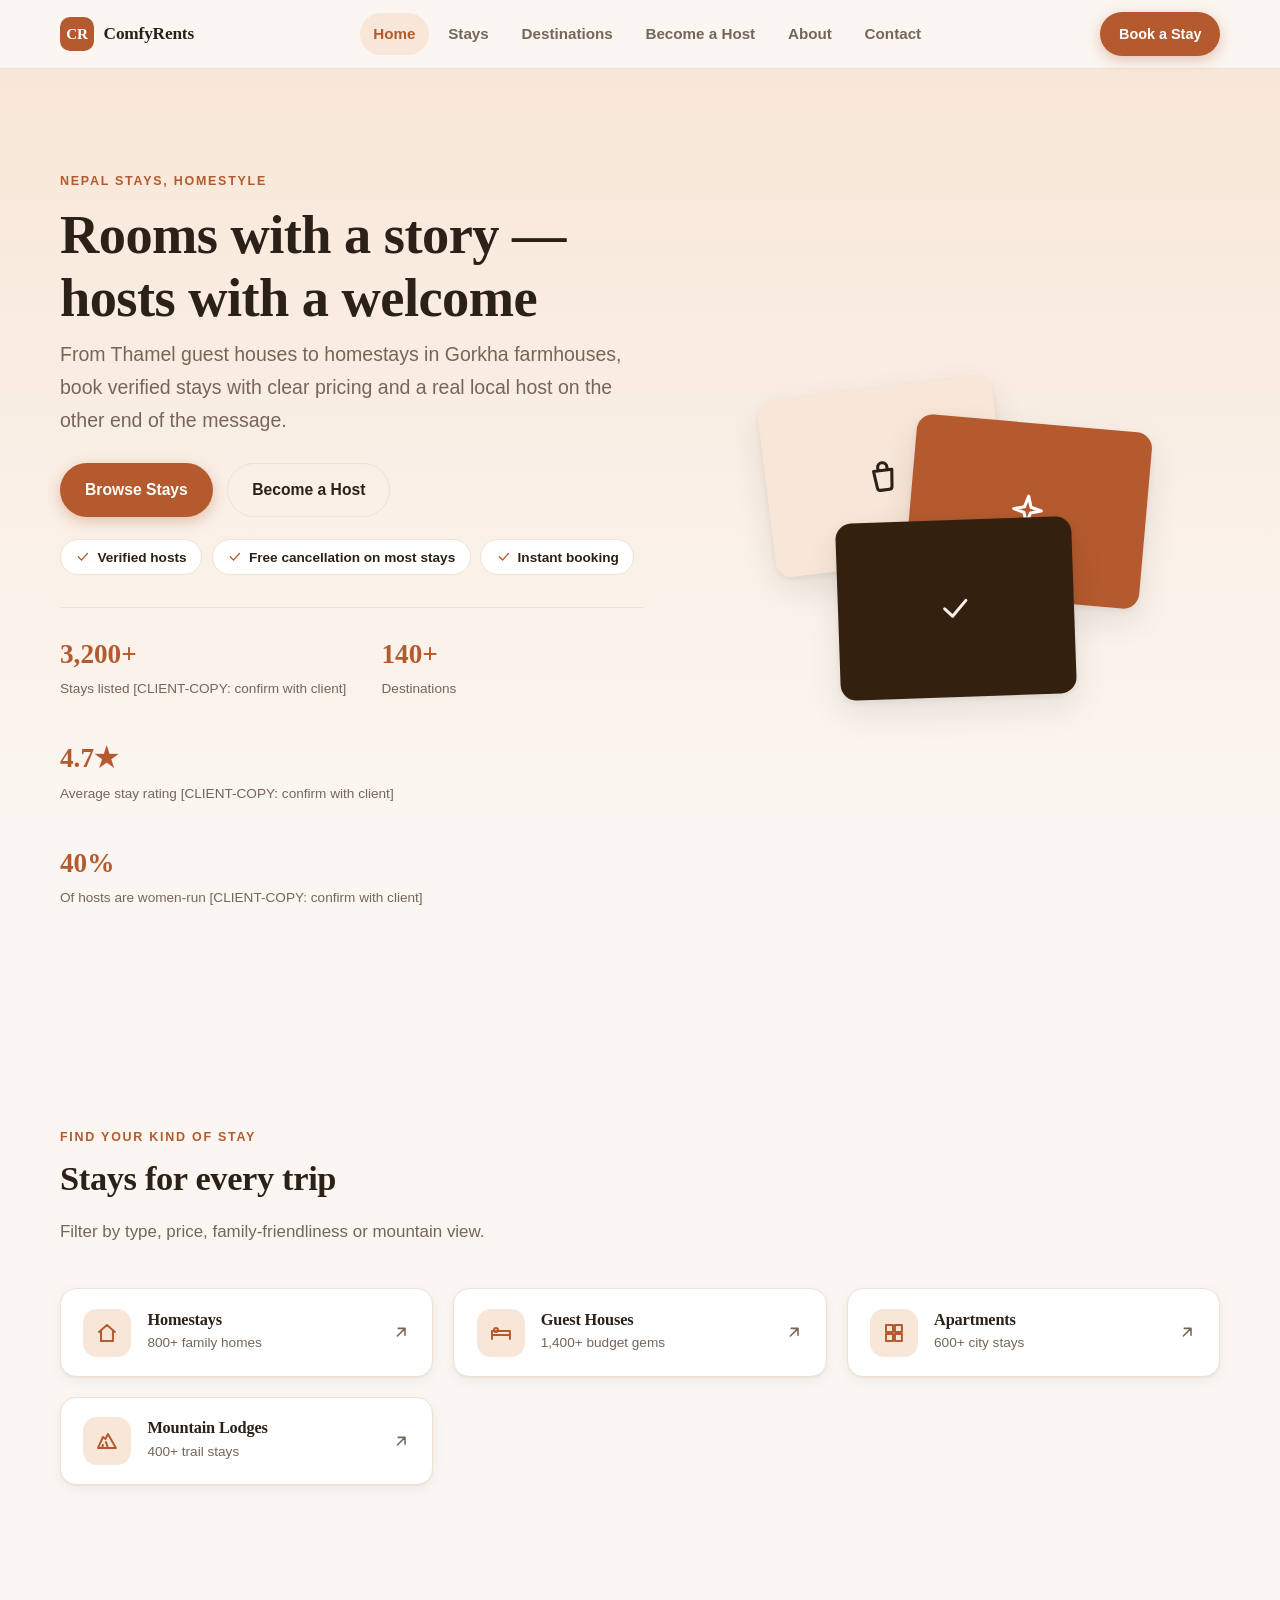
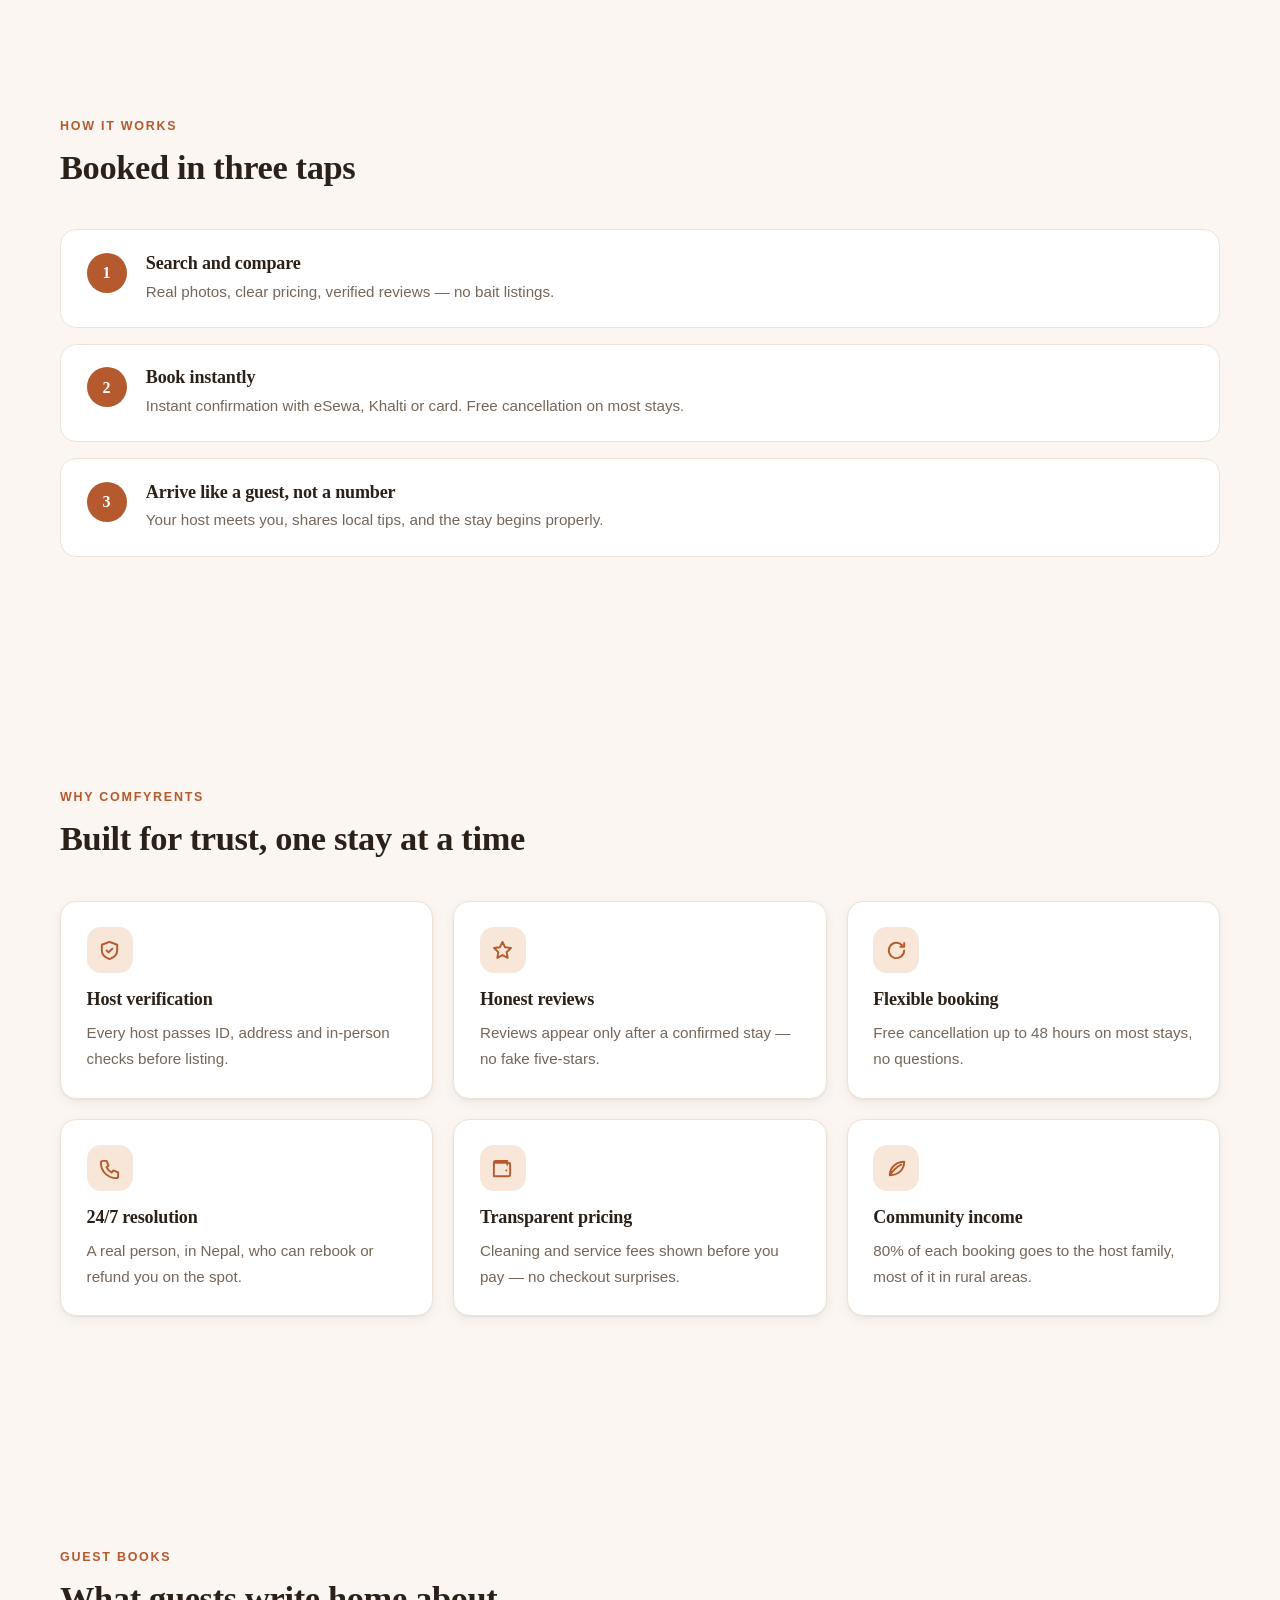
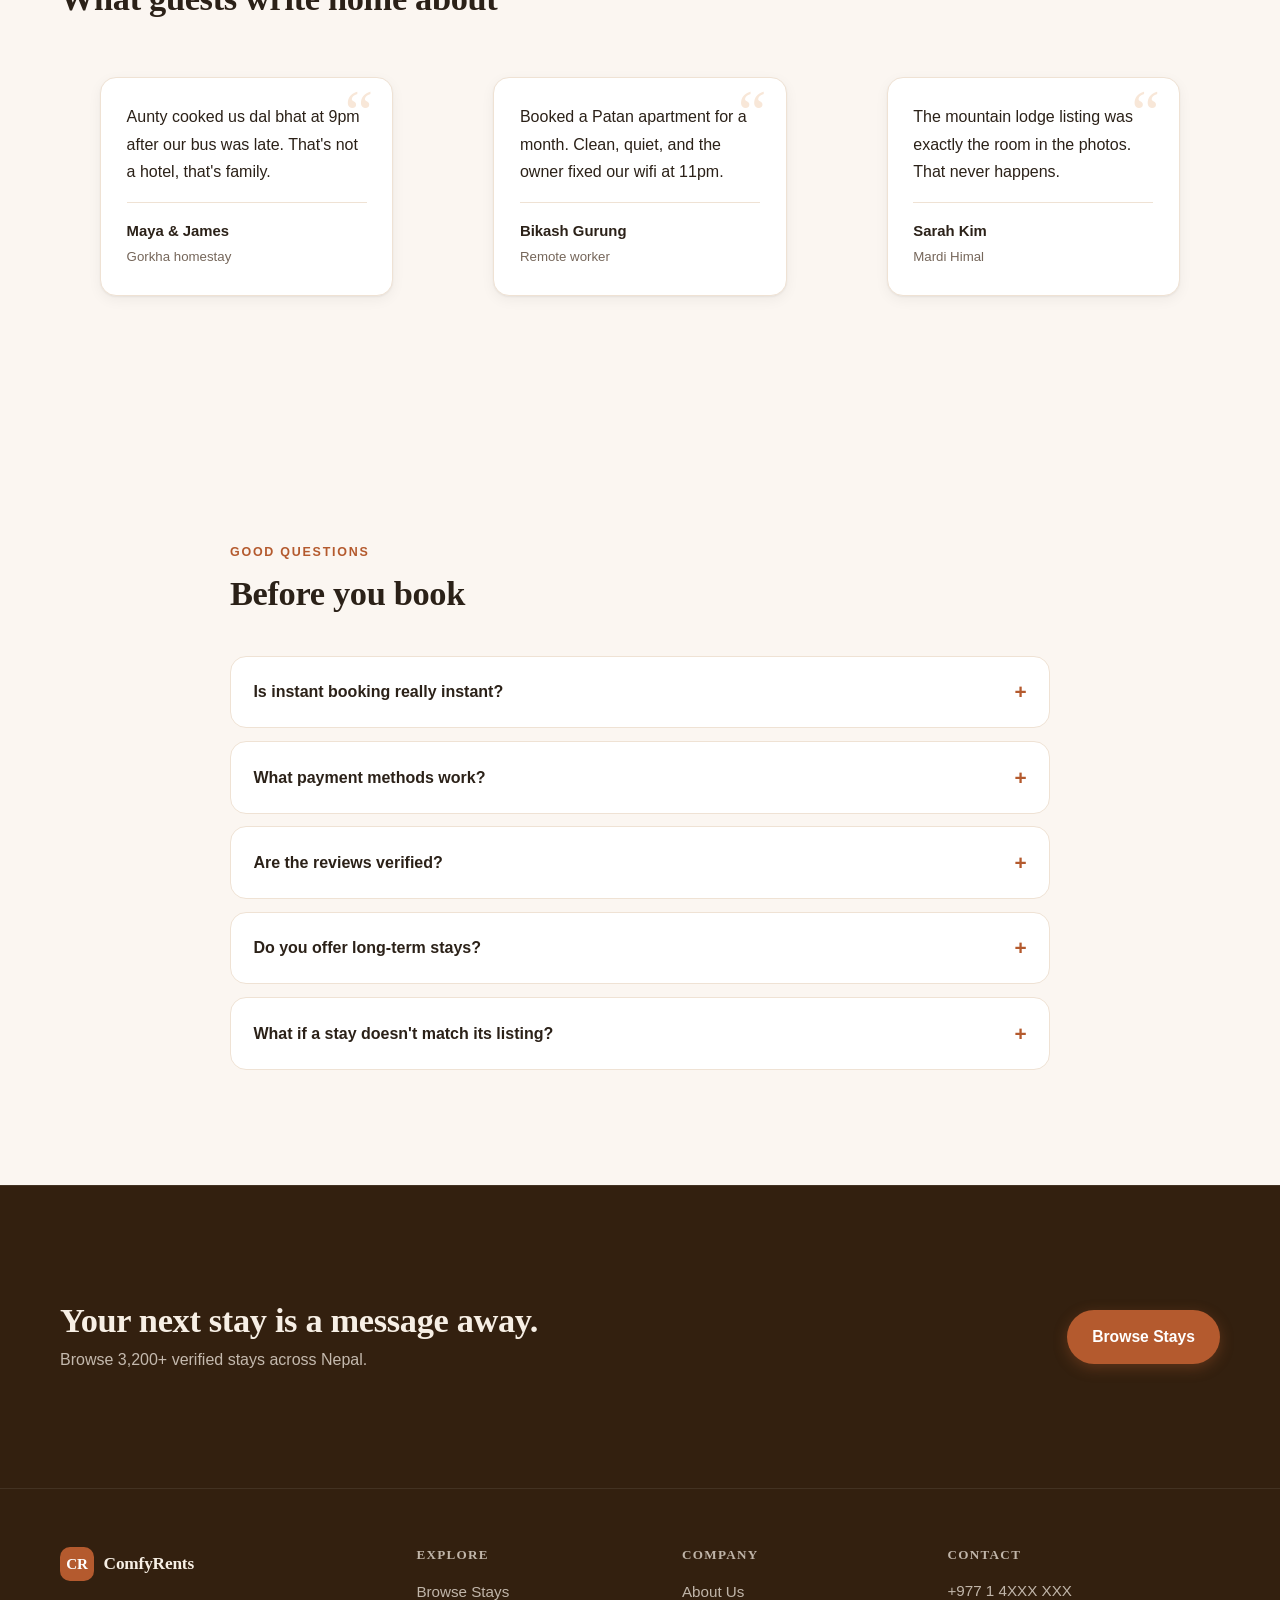
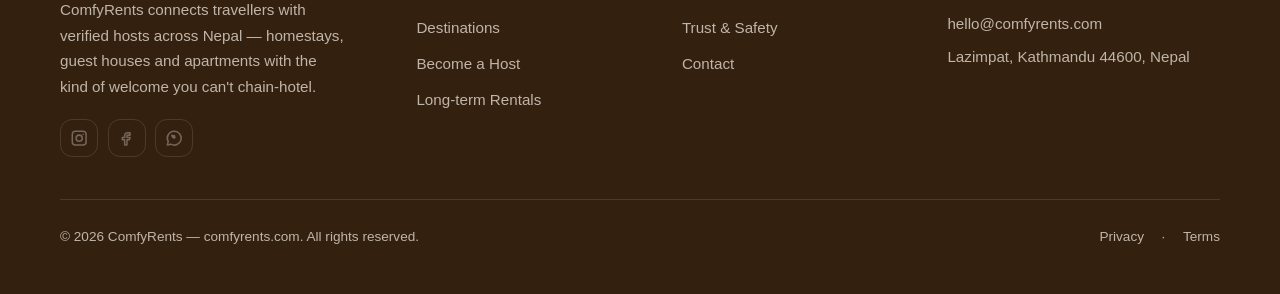
<file: index.html>
<!DOCTYPE html>
<html lang="en">
<head>
<meta charset="utf-8">
<meta name="viewport" content="width=device-width, initial-scale=1">
<title>Home — ComfyRents</title>
<meta name="description" content="Book homestays, guest houses and apartments across Nepal on ComfyRents. Verified hosts, clear pricing, instant booking.">
<meta property="og:title" content="Home">
<meta property="og:description" content="Book homestays, guest houses and apartments across Nepal on ComfyRents. Verified hosts, clear pricing, instant booking.">
<meta property="og:type" content="website">
<meta property="og:url" content="https://comfyrents.com/index.html">
<link rel="icon" href="data:image/svg+xml,%3Csvg%20xmlns%3D'http%3A%2F%2Fwww.w3.org%2F2000%2Fsvg'%20viewBox%3D'0%200%2064%2064'%3E%3Crect%20width%3D'64'%20height%3D'64'%20rx%3D'14'%20fill%3D'%23B45A2E'%2F%3E%3Ctext%20x%3D'32'%20y%3D'42'%20font-family%3D'Arial%2C%20sans-serif'%20font-size%3D'26'%20font-weight%3D'700'%20text-anchor%3D'middle'%20fill%3D'%23FFFFFF'%3ECR%3C%2Ftext%3E%3C%2Fsvg%3E">
<link rel="stylesheet" href="assets/style.css">
<script defer src="assets/main.js"></script>
<script defer src="assets/form.js"></script>
</head>
<body data-site="comfyrents.com" data-page="index.html">
<!-- CLIENT-COPY: All copy on this page is placeholder. Replace prices, contact details, statistics, and testimonial quotes with client-approved content before launch. -->
<a class="skip-link" href="#main">Skip to content</a>
<header class="site-header" data-header="light">
    <div class="container header-inner">
      <a class="brand" href="index.html"><span class="brand-mark" style="background:#B45A2E;color:#FFFFFF">CR</span><span class="brand-name">ComfyRents</span></a>
      <nav class="main-nav" aria-label="Primary"><ul><li><a href="index.html" aria-current="page">Home</a></li><li><a href="stays.html">Stays</a></li><li><a href="destinations.html">Destinations</a></li><li><a href="host.html">Become a Host</a></li><li><a href="about.html">About</a></li><li><a href="contact.html">Contact</a></li></ul></nav>
      <div class="header-actions"><a class="btn btn-primary btn-sm header-cta" href="stays.html">Book a Stay</a><button class="menu-toggle" aria-expanded="false" aria-controls="mobile-menu" aria-label="Open menu"><span class="icon" data-icon="menu" aria-hidden="true"></span></button></div>
    </div>
    <div class="mobile-menu" id="mobile-menu" hidden>
      <ul><li><a href="index.html" aria-current="page">Home</a></li><li><a href="stays.html">Stays</a></li><li><a href="destinations.html">Destinations</a></li><li><a href="host.html">Become a Host</a></li><li><a href="about.html">About</a></li><li><a href="contact.html">Contact</a></li></ul>
      <a class="btn btn-primary btn-block" href="stays.html">Book a Stay</a>
    </div>
  </header>
<main id="main">
<section class="hero hero-home has-art">
    <div class="container hero-grid">
      <div class="hero-copy">
        
        <p class="kicker">Nepal stays, homestyle</p>
        <h1>Rooms with a story — hosts with a welcome</h1>
        <p class="hero-lede">From Thamel guest houses to homestays in Gorkha farmhouses, book verified stays with clear pricing and a real local host on the other end of the message.</p>
        <div class="btn-row"><a class="btn btn-primary" href="stays.html">Browse Stays</a><a class="btn btn-ghost" href="host.html">Become a Host</a></div>
        <div class="hero-badges"><span class="hero-badge"><span class="icon" data-icon="check" aria-hidden="true"></span>Verified hosts</span><span class="hero-badge"><span class="icon" data-icon="check" aria-hidden="true"></span>Free cancellation on most stays</span><span class="hero-badge"><span class="icon" data-icon="check" aria-hidden="true"></span>Instant booking</span></div>
        <dl class="hero-stats"><div><dt>3,200+</dt><dd>Stays listed [CLIENT-COPY: confirm with client]</dd></div><div><dt>140+</dt><dd>Destinations</dd></div><div><dt>4.7★</dt><dd>Average stay rating [CLIENT-COPY: confirm with client]</dd></div><div><dt>40%</dt><dd>Of hosts are women-run [CLIENT-COPY: confirm with client]</dd></div></dl>
      </div>
      <div class="hero-art"><div class="art cards-art" aria-hidden="true">
        <div class="stack-card c1" style="background:#F8E7D8"><span class="icon" data-icon="bag" aria-hidden="true"></span></div>
        <div class="stack-card c2" style="background:#B45A2E;color:#FFFFFF"><span class="icon" data-icon="spark" aria-hidden="true"></span></div>
        <div class="stack-card c3" style="background:#33200F;color:#F7EFE5"><span class="icon" data-icon="check" aria-hidden="true"></span></div>
      </div></div>
    </div>
  </section>
<section class="sec">
        <div class="container">
          <div class="sec-head"><p class="kicker">Find your kind of stay</p><h2>Stays for every trip</h2><p class="lede">Filter by type, price, family-friendliness or mountain view.</p></div>
          <ul class="grid cats">
            <li class="card cat"><span class="cat-icon"><span class="icon" data-icon="home" aria-hidden="true"></span></span><div><h3>Homestays</h3><p>800+ family homes</p></div><span class="icon" data-icon="arrow-up-right" aria-hidden="true"></span></li><li class="card cat"><span class="cat-icon"><span class="icon" data-icon="bed" aria-hidden="true"></span></span><div><h3>Guest Houses</h3><p>1,400+ budget gems</p></div><span class="icon" data-icon="arrow-up-right" aria-hidden="true"></span></li><li class="card cat"><span class="cat-icon"><span class="icon" data-icon="grid" aria-hidden="true"></span></span><div><h3>Apartments</h3><p>600+ city stays</p></div><span class="icon" data-icon="arrow-up-right" aria-hidden="true"></span></li><li class="card cat"><span class="cat-icon"><span class="icon" data-icon="mountain" aria-hidden="true"></span></span><div><h3>Mountain Lodges</h3><p>400+ trail stays</p></div><span class="icon" data-icon="arrow-up-right" aria-hidden="true"></span></li>
          </ul>
        </div></section><section class="sec">
        <div class="container">
          <div class="sec-head"><p class="kicker">How it works</p><h2>Booked in three taps</h2></div>
          <ol class="steps">
            <li class="step"><span class="step-n">1</span><div><h3>Search and compare</h3><p>Real photos, clear pricing, verified reviews — no bait listings.</p></div></li><li class="step"><span class="step-n">2</span><div><h3>Book instantly</h3><p>Instant confirmation with eSewa, Khalti or card. Free cancellation on most stays.</p></div></li><li class="step"><span class="step-n">3</span><div><h3>Arrive like a guest, not a number</h3><p>Your host meets you, shares local tips, and the stay begins properly.</p></div></li>
          </ol>
        </div></section><section class="sec">
        <div class="container">
          <div class="sec-head"><p class="kicker">Why ComfyRents</p><h2>Built for trust, one stay at a time</h2></div>
          <ul class="grid features">
            <li class="card feature"><span class="feature-icon"><span class="icon" data-icon="shield" aria-hidden="true"></span></span><h3>Host verification</h3><p>Every host passes ID, address and in-person checks before listing.</p></li><li class="card feature"><span class="feature-icon"><span class="icon" data-icon="star" aria-hidden="true"></span></span><h3>Honest reviews</h3><p>Reviews appear only after a confirmed stay — no fake five-stars.</p></li><li class="card feature"><span class="feature-icon"><span class="icon" data-icon="refresh" aria-hidden="true"></span></span><h3>Flexible booking</h3><p>Free cancellation up to 48 hours on most stays, no questions.</p></li><li class="card feature"><span class="feature-icon"><span class="icon" data-icon="phone" aria-hidden="true"></span></span><h3>24/7 resolution</h3><p>A real person, in Nepal, who can rebook or refund you on the spot.</p></li><li class="card feature"><span class="feature-icon"><span class="icon" data-icon="wallet" aria-hidden="true"></span></span><h3>Transparent pricing</h3><p>Cleaning and service fees shown before you pay — no checkout surprises.</p></li><li class="card feature"><span class="feature-icon"><span class="icon" data-icon="leaf" aria-hidden="true"></span></span><h3>Community income</h3><p>80% of each booking goes to the host family, most of it in rural areas.</p></li>
          </ul>
        </div></section><section class="sec">
        <div class="container">
          <div class="sec-head"><p class="kicker">Guest books</p><h2>What guests write home about</h2></div>
          <div class="grid testis">
            <figure class="card testi"><blockquote>Aunty cooked us dal bhat at 9pm after our bus was late. That&#39;s not a hotel, that&#39;s family.</blockquote><figcaption><b>Maya &amp; James</b><span>Gorkha homestay</span></figcaption></figure><figure class="card testi"><blockquote>Booked a Patan apartment for a month. Clean, quiet, and the owner fixed our wifi at 11pm.</blockquote><figcaption><b>Bikash Gurung</b><span>Remote worker</span></figcaption></figure><figure class="card testi"><blockquote>The mountain lodge listing was exactly the room in the photos. That never happens.</blockquote><figcaption><b>Sarah Kim</b><span>Mardi Himal</span></figcaption></figure>
          </div>
        </div></section><section class="sec">
        <div class="container narrow">
          <div class="sec-head"><p class="kicker">Good questions</p><h2>Before you book</h2></div>
          <div class="faq">
            <details class="faq-item"><summary>Is instant booking really instant?</summary><p>Yes — you get confirmation within seconds. Some stays need host approval for special requests.</p></details><details class="faq-item"><summary>What payment methods work?</summary><p>eSewa, Khalti, IME Pay, bank cards and cash at the property for select hosts.</p></details><details class="faq-item"><summary>Are the reviews verified?</summary><p>Every review is tied to a confirmed booking. Hosts can&#39;t pay or trade for reviews.</p></details><details class="faq-item"><summary>Do you offer long-term stays?</summary><p>Yes — monthly rates for apartments and guest houses are listed with a &#39;long stay&#39; badge.</p></details><details class="faq-item"><summary>What if a stay doesn&#39;t match its listing?</summary><p>Message us within 2 hours of check-in. We rebook or refund — that&#39;s our guarantee.</p></details>
          </div>
        </div></section><section class="sec cta-sec" style="background:#33200F;color:#F7EFE5">
        <div class="container cta-inner">
          <div><h2>Your next stay is a message away.</h2><p>Browse 3,200+ verified stays across Nepal.</p></div>
          <a class="btn btn-primary" href="stays.html">Browse Stays</a>
        </div></section>

</main>
<footer class="site-footer footer-dark" style="background:#33200F;color:#F7EFE5">
    <div class="container">
      <div class="f-top">
        <div class="f-brand">
          <a class="brand" href="index.html"><span class="brand-mark" style="background:#B45A2E;color:#FFFFFF">CR</span><span class="brand-name">ComfyRents</span></a>
          <p>ComfyRents connects travellers with verified hosts across Nepal — homestays, guest houses and apartments with the kind of welcome you can&#39;t chain-hotel.</p>
          <div class="socials"><a class="social" href="https://instagram.com/comfyrents" aria-label="Instagram"><span class="icon" data-icon="instagram" aria-hidden="true"></span></a><a class="social" href="https://facebook.com/comfyrents" aria-label="Facebook"><span class="icon" data-icon="facebook" aria-hidden="true"></span></a><a class="social" href="https://wa.me/9779800000000" aria-label="Whatsapp"><span class="icon" data-icon="whatsapp" aria-hidden="true"></span></a></div>
        </div>
        <div class="f-col"><h3>Explore</h3><ul><li><a href="stays.html">Browse Stays</a></li><li><a href="destinations.html">Destinations</a></li><li><a href="host.html">Become a Host</a></li><li><a href="stays.html">Long-term Rentals</a></li></ul></div><div class="f-col"><h3>Company</h3><ul><li><a href="about.html">About Us</a></li><li><a href="about.html">Trust &amp; Safety</a></li><li><a href="contact.html">Contact</a></li></ul></div>
        <div class="f-col f-contact"><h3>Contact</h3>
          <p>+977 1 4XXX XXX</p>
          <p>hello@comfyrents.com</p>
          <p>Lazimpat, Kathmandu 44600, Nepal</p>
        </div>
      </div>
      <div class="f-bottom"><p>© 2026 ComfyRents — comfyrents.com. All rights reserved.</p><div class="f-legal"><a href="privacy.html">Privacy</a> · <a href="terms.html">Terms</a></div></div>
    </div>
  </footer>
</body>
</html>
</file>
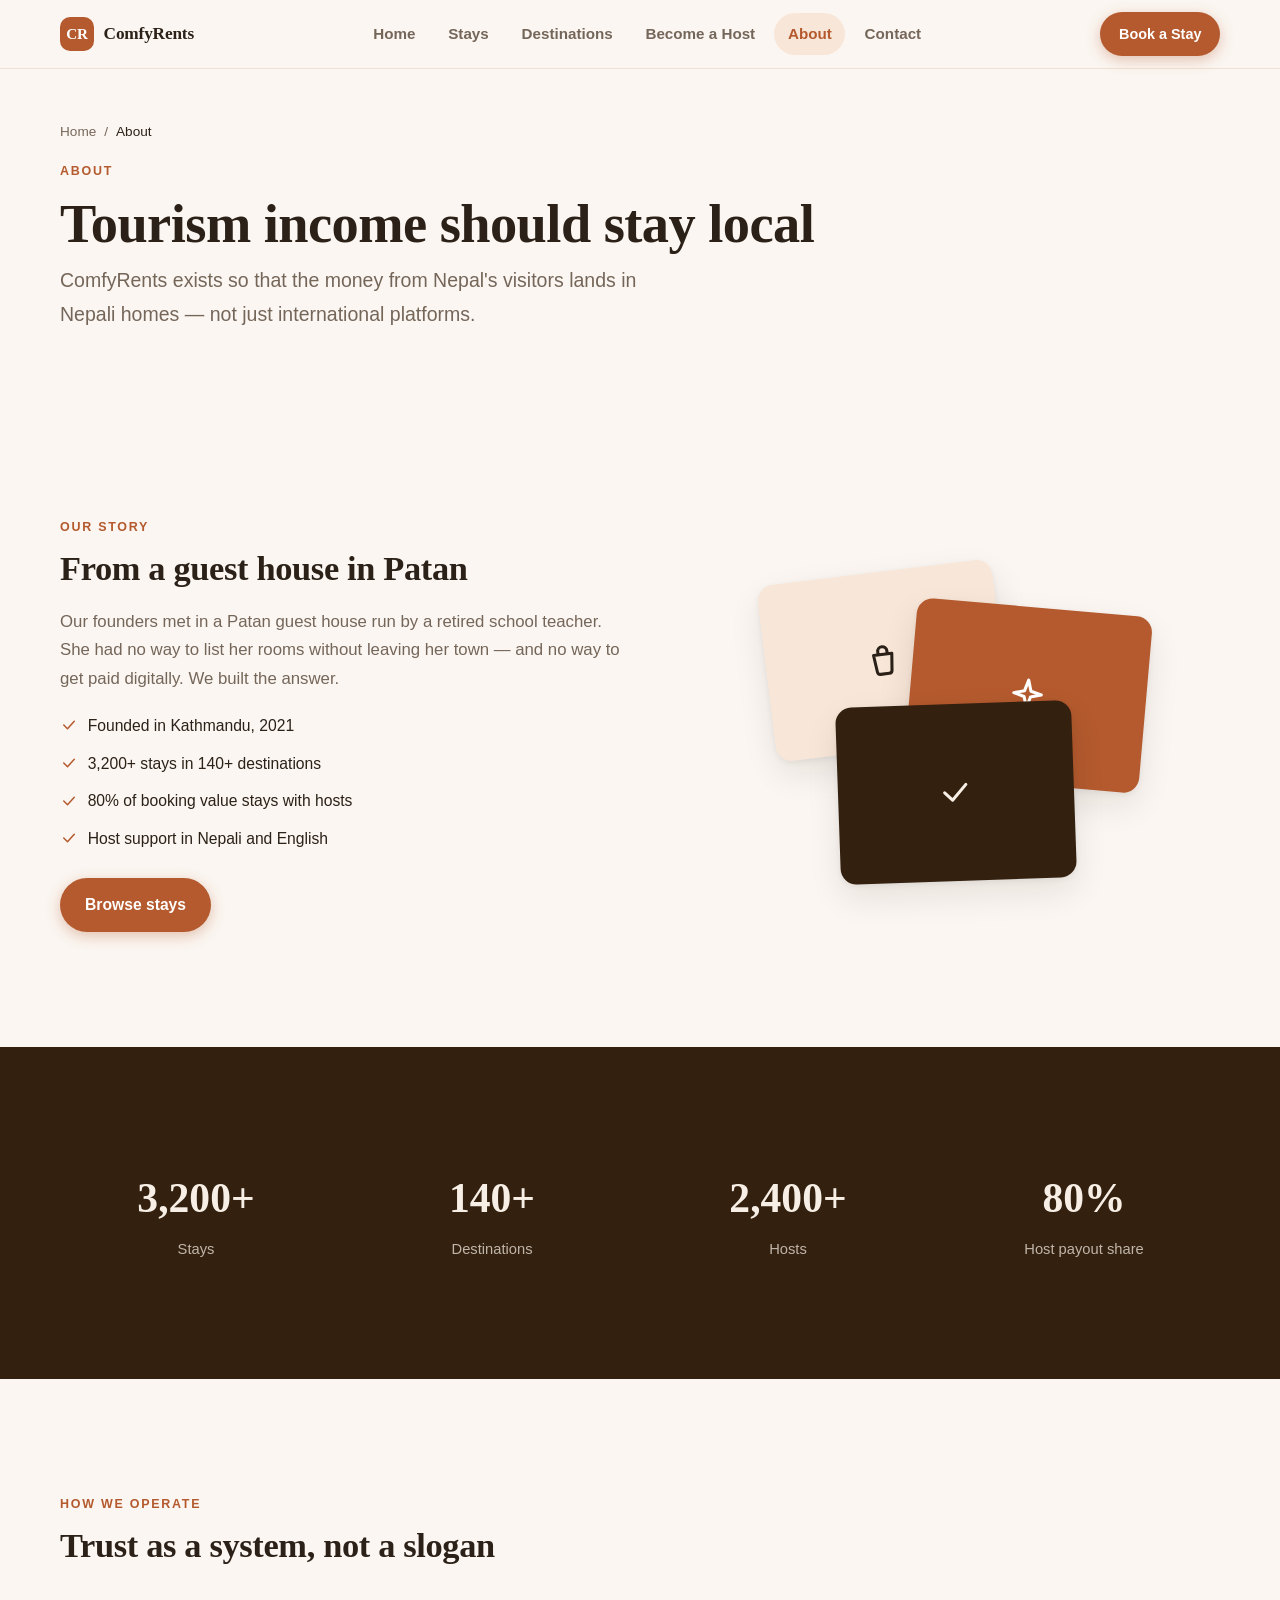
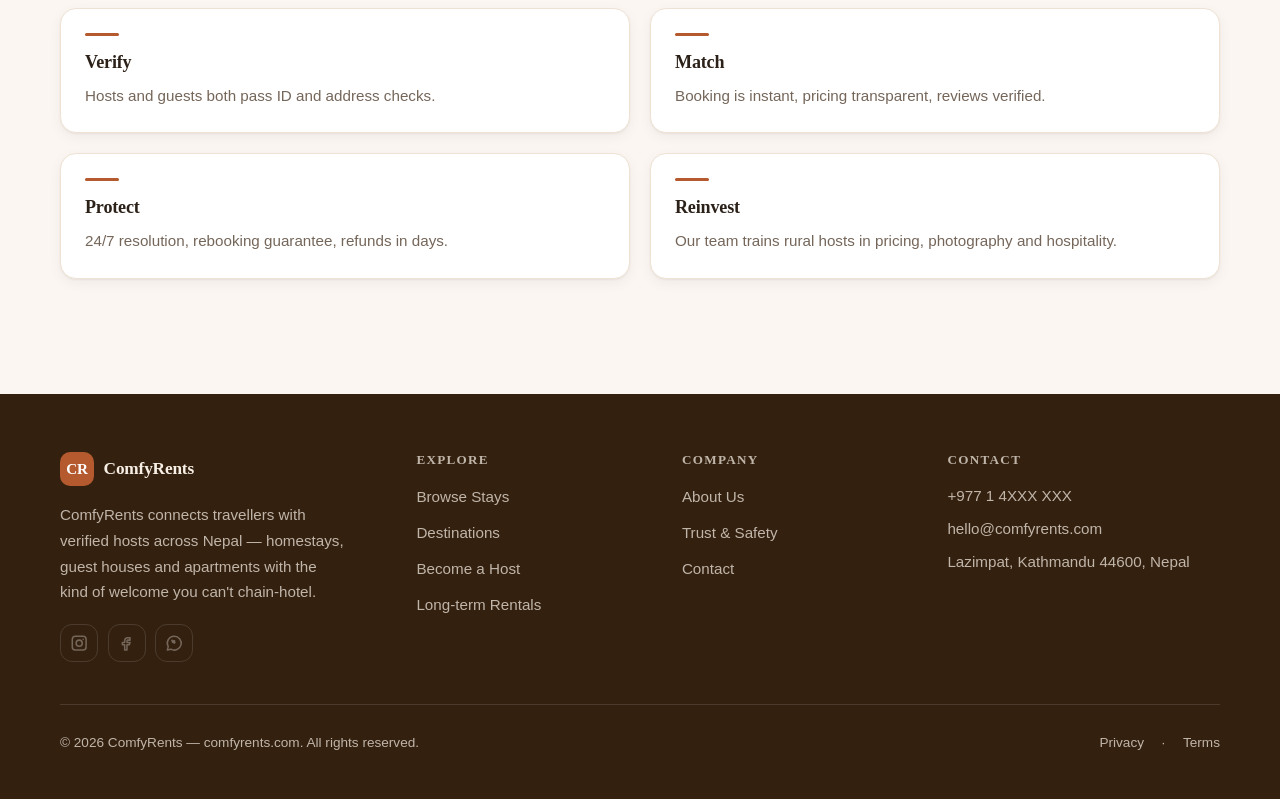
<file: about.html>
<!DOCTYPE html>
<html lang="en">
<head>
<meta charset="utf-8">
<meta name="viewport" content="width=device-width, initial-scale=1">
<title>About — ComfyRents</title>
<meta name="description" content="About ComfyRents — a Kathmandu-based stay platform built to keep tourism income in local communities.">
<meta property="og:title" content="About">
<meta property="og:description" content="About ComfyRents — a Kathmandu-based stay platform built to keep tourism income in local communities.">
<meta property="og:type" content="website">
<meta property="og:url" content="https://comfyrents.com/about.html">
<link rel="icon" href="data:image/svg+xml,%3Csvg%20xmlns%3D'http%3A%2F%2Fwww.w3.org%2F2000%2Fsvg'%20viewBox%3D'0%200%2064%2064'%3E%3Crect%20width%3D'64'%20height%3D'64'%20rx%3D'14'%20fill%3D'%23B45A2E'%2F%3E%3Ctext%20x%3D'32'%20y%3D'42'%20font-family%3D'Arial%2C%20sans-serif'%20font-size%3D'26'%20font-weight%3D'700'%20text-anchor%3D'middle'%20fill%3D'%23FFFFFF'%3ECR%3C%2Ftext%3E%3C%2Fsvg%3E">
<link rel="stylesheet" href="assets/style.css">
<script defer src="assets/main.js"></script>
<script defer src="assets/form.js"></script>
</head>
<body data-site="comfyrents.com" data-page="about.html">
<!-- CLIENT-COPY: All copy on this page is placeholder. Replace prices, contact details, statistics, and testimonial quotes with client-approved content before launch. -->
<a class="skip-link" href="#main">Skip to content</a>
<header class="site-header" data-header="light">
    <div class="container header-inner">
      <a class="brand" href="index.html"><span class="brand-mark" style="background:#B45A2E;color:#FFFFFF">CR</span><span class="brand-name">ComfyRents</span></a>
      <nav class="main-nav" aria-label="Primary"><ul><li><a href="index.html">Home</a></li><li><a href="stays.html">Stays</a></li><li><a href="destinations.html">Destinations</a></li><li><a href="host.html">Become a Host</a></li><li><a href="about.html" aria-current="page">About</a></li><li><a href="contact.html">Contact</a></li></ul></nav>
      <div class="header-actions"><a class="btn btn-primary btn-sm header-cta" href="stays.html">Book a Stay</a><button class="menu-toggle" aria-expanded="false" aria-controls="mobile-menu" aria-label="Open menu"><span class="icon" data-icon="menu" aria-hidden="true"></span></button></div>
    </div>
    <div class="mobile-menu" id="mobile-menu" hidden>
      <ul><li><a href="index.html">Home</a></li><li><a href="stays.html">Stays</a></li><li><a href="destinations.html">Destinations</a></li><li><a href="host.html">Become a Host</a></li><li><a href="about.html" aria-current="page">About</a></li><li><a href="contact.html">Contact</a></li></ul>
      <a class="btn btn-primary btn-block" href="stays.html">Book a Stay</a>
    </div>
  </header>
<main id="main">
<section class="hero hero-inner">
    <div class="container hero-grid">
      <div class="hero-copy">
        <nav class="crumbs" aria-label="Breadcrumb"><a href="index.html">Home</a><span aria-hidden="true">/</span><span aria-current="page">About</span></nav>
        <p class="kicker">About</p>
        <h1>Tourism income should stay local</h1>
        <p class="hero-lede">ComfyRents exists so that the money from Nepal&#39;s visitors lands in Nepali homes — not just international platforms.</p>
        
        
        
      </div>
      
    </div>
  </section>
<section class="sec">
        <div class="container split">
          <div class="split-copy">
            <p class="kicker">Our story</p><h2>From a guest house in Patan</h2>
            <p class="lede">Our founders met in a Patan guest house run by a retired school teacher. She had no way to list her rooms without leaving her town — and no way to get paid digitally. We built the answer.</p>
            <ul class="tick-list"><li><span class="icon" data-icon="check" aria-hidden="true"></span><span>Founded in Kathmandu, 2021</span></li><li><span class="icon" data-icon="check" aria-hidden="true"></span><span>3,200+ stays in 140+ destinations</span></li><li><span class="icon" data-icon="check" aria-hidden="true"></span><span>80% of booking value stays with hosts</span></li><li><span class="icon" data-icon="check" aria-hidden="true"></span><span>Host support in Nepali and English</span></li></ul>
            <div class="btn-row"><a class="btn btn-primary" href="stays.html">Browse stays</a></div>
          </div>
          <div class="split-art"><div class="art cards-art" aria-hidden="true">
        <div class="stack-card c1" style="background:#F8E7D8"><span class="icon" data-icon="bag" aria-hidden="true"></span></div>
        <div class="stack-card c2" style="background:#B45A2E;color:#FFFFFF"><span class="icon" data-icon="spark" aria-hidden="true"></span></div>
        <div class="stack-card c3" style="background:#33200F;color:#F7EFE5"><span class="icon" data-icon="check" aria-hidden="true"></span></div>
      </div></div>
        </div></section><section class="sec stats-sec" style="background:#33200F;color:#F7EFE5">
        <div class="container">
          <dl class="stats">
            <div><dt>3,200+</dt><dd>Stays</dd></div><div><dt>140+</dt><dd>Destinations</dd></div><div><dt>2,400+</dt><dd>Hosts</dd></div><div><dt>80%</dt><dd>Host payout share</dd></div>
          </dl>
        </div></section><section class="sec">
        <div class="container">
          <div class="sec-head"><p class="kicker">How we operate</p><h2>Trust as a system, not a slogan</h2></div>
          <ol class="process">
            <li><h3>Verify</h3><p>Hosts and guests both pass ID and address checks.</p></li><li><h3>Match</h3><p>Booking is instant, pricing transparent, reviews verified.</p></li><li><h3>Protect</h3><p>24/7 resolution, rebooking guarantee, refunds in days.</p></li><li><h3>Reinvest</h3><p>Our team trains rural hosts in pricing, photography and hospitality.</p></li>
          </ol>
        </div></section>

</main>
<footer class="site-footer footer-dark" style="background:#33200F;color:#F7EFE5">
    <div class="container">
      <div class="f-top">
        <div class="f-brand">
          <a class="brand" href="index.html"><span class="brand-mark" style="background:#B45A2E;color:#FFFFFF">CR</span><span class="brand-name">ComfyRents</span></a>
          <p>ComfyRents connects travellers with verified hosts across Nepal — homestays, guest houses and apartments with the kind of welcome you can&#39;t chain-hotel.</p>
          <div class="socials"><a class="social" href="https://instagram.com/comfyrents" aria-label="Instagram"><span class="icon" data-icon="instagram" aria-hidden="true"></span></a><a class="social" href="https://facebook.com/comfyrents" aria-label="Facebook"><span class="icon" data-icon="facebook" aria-hidden="true"></span></a><a class="social" href="https://wa.me/9779800000000" aria-label="Whatsapp"><span class="icon" data-icon="whatsapp" aria-hidden="true"></span></a></div>
        </div>
        <div class="f-col"><h3>Explore</h3><ul><li><a href="stays.html">Browse Stays</a></li><li><a href="destinations.html">Destinations</a></li><li><a href="host.html">Become a Host</a></li><li><a href="stays.html">Long-term Rentals</a></li></ul></div><div class="f-col"><h3>Company</h3><ul><li><a href="about.html">About Us</a></li><li><a href="about.html">Trust &amp; Safety</a></li><li><a href="contact.html">Contact</a></li></ul></div>
        <div class="f-col f-contact"><h3>Contact</h3>
          <p>+977 1 4XXX XXX</p>
          <p>hello@comfyrents.com</p>
          <p>Lazimpat, Kathmandu 44600, Nepal</p>
        </div>
      </div>
      <div class="f-bottom"><p>© 2026 ComfyRents — comfyrents.com. All rights reserved.</p><div class="f-legal"><a href="privacy.html">Privacy</a> · <a href="terms.html">Terms</a></div></div>
    </div>
  </footer>
</body>
</html>
</file>
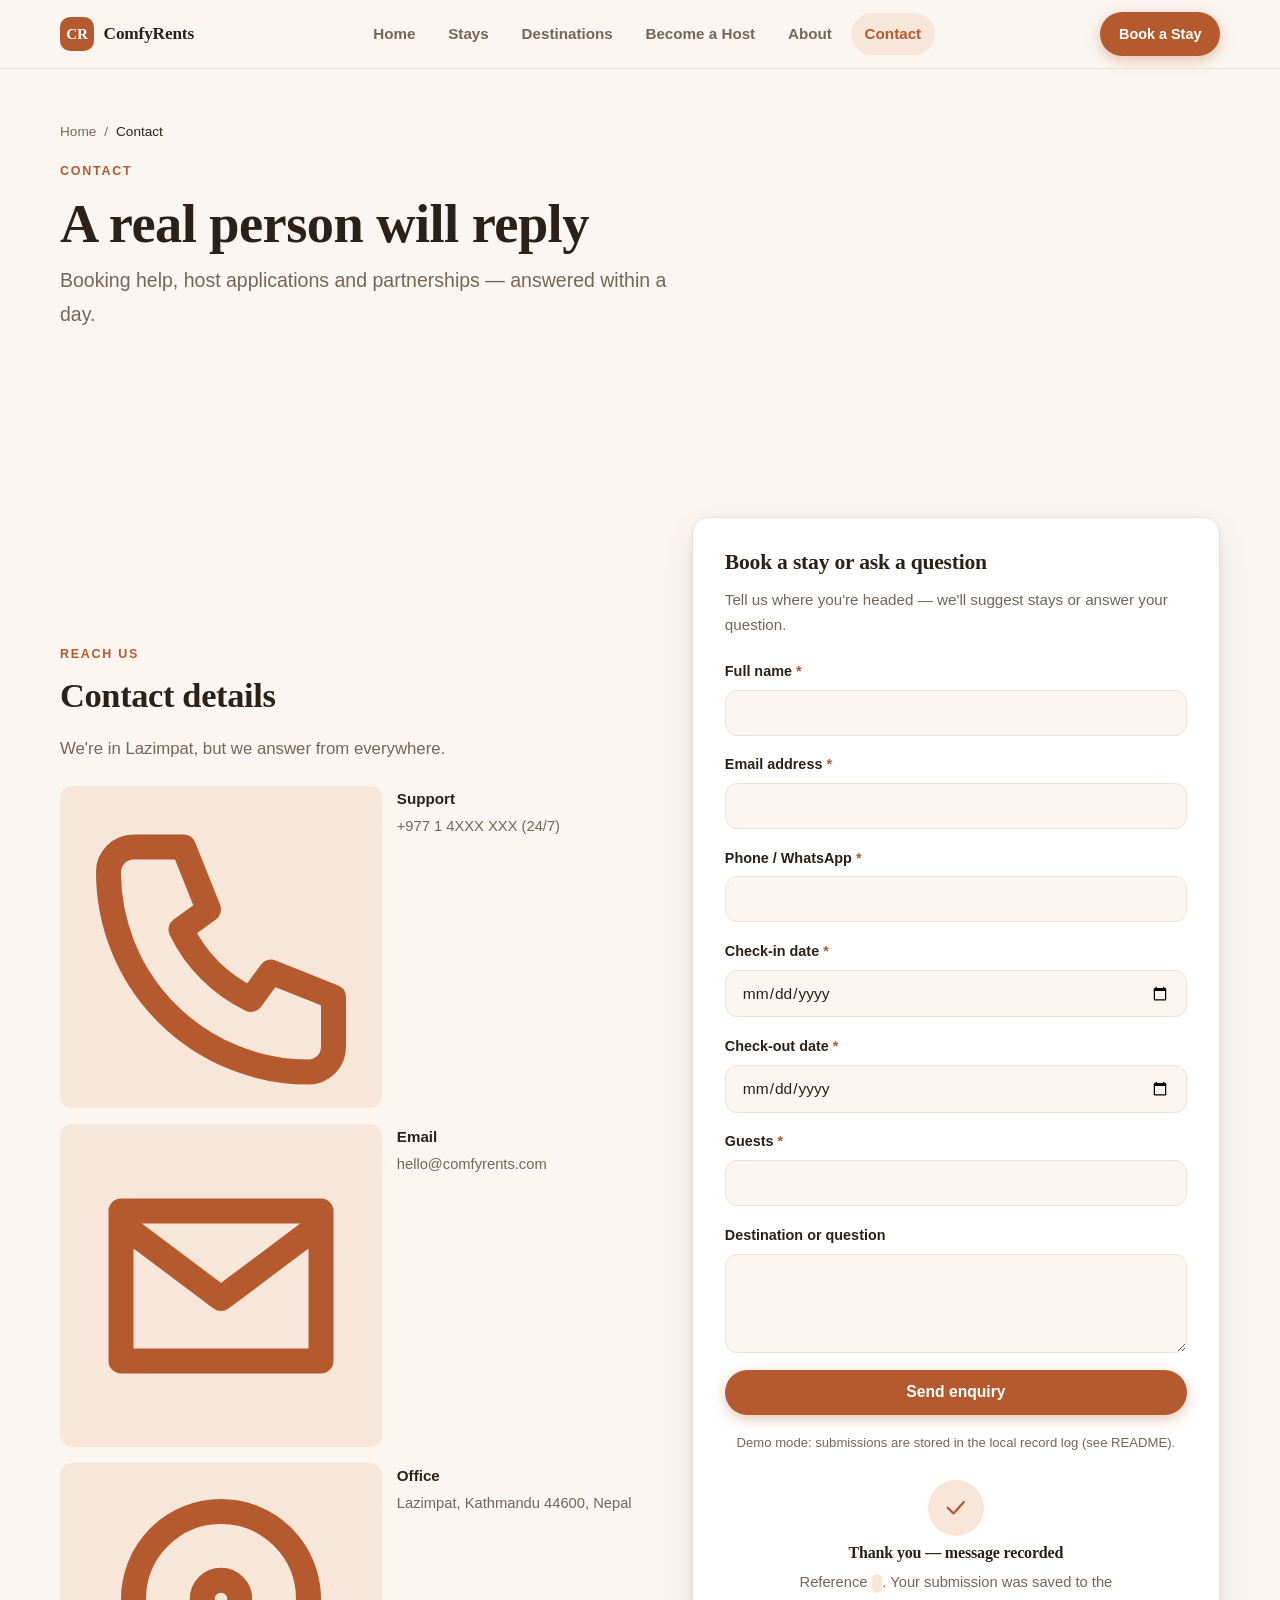
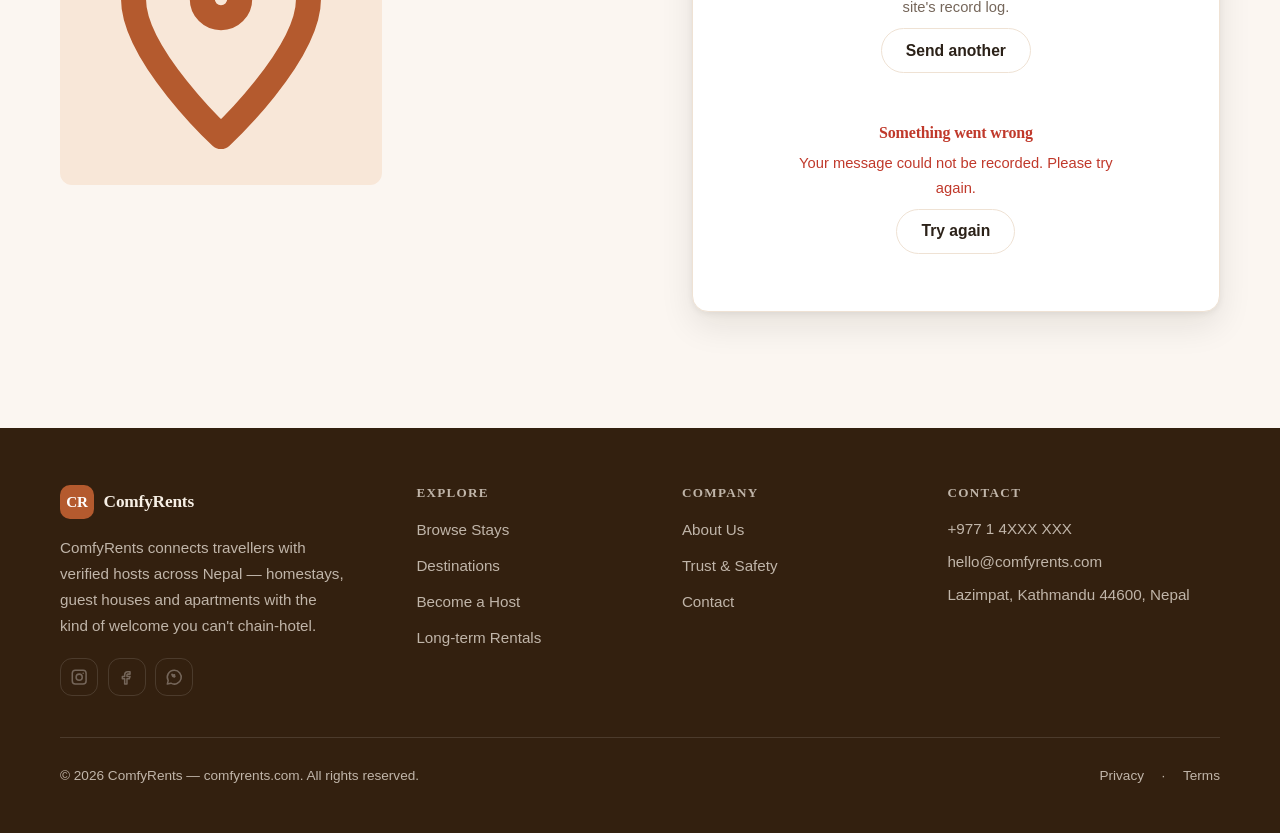
<file: contact.html>
<!DOCTYPE html>
<html lang="en">
<head>
<meta charset="utf-8">
<meta name="viewport" content="width=device-width, initial-scale=1">
<title>Contact — ComfyRents</title>
<meta name="description" content="Contact ComfyRents — booking help, host applications, partnerships and support.">
<meta property="og:title" content="Contact">
<meta property="og:description" content="Contact ComfyRents — booking help, host applications, partnerships and support.">
<meta property="og:type" content="website">
<meta property="og:url" content="https://comfyrents.com/contact.html">
<link rel="icon" href="data:image/svg+xml,%3Csvg%20xmlns%3D'http%3A%2F%2Fwww.w3.org%2F2000%2Fsvg'%20viewBox%3D'0%200%2064%2064'%3E%3Crect%20width%3D'64'%20height%3D'64'%20rx%3D'14'%20fill%3D'%23B45A2E'%2F%3E%3Ctext%20x%3D'32'%20y%3D'42'%20font-family%3D'Arial%2C%20sans-serif'%20font-size%3D'26'%20font-weight%3D'700'%20text-anchor%3D'middle'%20fill%3D'%23FFFFFF'%3ECR%3C%2Ftext%3E%3C%2Fsvg%3E">
<link rel="stylesheet" href="assets/style.css">
<script defer src="assets/main.js"></script>
<script defer src="assets/form.js"></script>
</head>
<body data-site="comfyrents.com" data-page="contact.html">
<!-- CLIENT-COPY: All copy on this page is placeholder. Replace prices, contact details, statistics, and testimonial quotes with client-approved content before launch. -->
<a class="skip-link" href="#main">Skip to content</a>
<header class="site-header" data-header="light">
    <div class="container header-inner">
      <a class="brand" href="index.html"><span class="brand-mark" style="background:#B45A2E;color:#FFFFFF">CR</span><span class="brand-name">ComfyRents</span></a>
      <nav class="main-nav" aria-label="Primary"><ul><li><a href="index.html">Home</a></li><li><a href="stays.html">Stays</a></li><li><a href="destinations.html">Destinations</a></li><li><a href="host.html">Become a Host</a></li><li><a href="about.html">About</a></li><li><a href="contact.html" aria-current="page">Contact</a></li></ul></nav>
      <div class="header-actions"><a class="btn btn-primary btn-sm header-cta" href="stays.html">Book a Stay</a><button class="menu-toggle" aria-expanded="false" aria-controls="mobile-menu" aria-label="Open menu"><span class="icon" data-icon="menu" aria-hidden="true"></span></button></div>
    </div>
    <div class="mobile-menu" id="mobile-menu" hidden>
      <ul><li><a href="index.html">Home</a></li><li><a href="stays.html">Stays</a></li><li><a href="destinations.html">Destinations</a></li><li><a href="host.html">Become a Host</a></li><li><a href="about.html">About</a></li><li><a href="contact.html" aria-current="page">Contact</a></li></ul>
      <a class="btn btn-primary btn-block" href="stays.html">Book a Stay</a>
    </div>
  </header>
<main id="main">
<section class="hero hero-inner">
    <div class="container hero-grid">
      <div class="hero-copy">
        <nav class="crumbs" aria-label="Breadcrumb"><a href="index.html">Home</a><span aria-hidden="true">/</span><span aria-current="page">Contact</span></nav>
        <p class="kicker">Contact</p>
        <h1>A real person will reply</h1>
        <p class="hero-lede">Booking help, host applications and partnerships — answered within a day.</p>
        
        
        
      </div>
      
    </div>
  </section>
<section class="sec">
        <div class="container split">
          <div class="split-copy">
            <p class="kicker">Reach us</p><h2>Contact details</h2>
            <p class="lede">We&#39;re in Lazimpat, but we answer from everywhere.</p>
            <ul class="contact-list">
              <li><span class="icon" data-icon="phone" aria-hidden="true"></span><div><b>Support</b><span>+977 1 4XXX XXX (24/7)</span></div></li><li><span class="icon" data-icon="mail" aria-hidden="true"></span><div><b>Email</b><span>hello@comfyrents.com</span></div></li><li><span class="icon" data-icon="pin" aria-hidden="true"></span><div><b>Office</b><span>Lazimpat, Kathmandu 44600, Nepal</span></div></li>
            </ul>
          </div>
          <div class="form-card card">
    <h3>Book a stay or ask a question</h3>
    <p class="form-lede">Tell us where you&#39;re headed — we&#39;ll suggest stays or answer your question.</p>
    <form data-persist data-form="booking" novalidate>
      <div class="field"><label for="f-name">Full name <span class="req" aria-hidden="true">*</span></label><input id="f-name" name="name" type="text" required><p class="field-error" id="e-name" hidden></p></div><div class="field"><label for="f-email">Email address <span class="req" aria-hidden="true">*</span></label><input id="f-email" name="email" type="email" required><p class="field-error" id="e-email" hidden></p></div><div class="field"><label for="f-phone">Phone / WhatsApp <span class="req" aria-hidden="true">*</span></label><input id="f-phone" name="phone" type="tel" required><p class="field-error" id="e-phone" hidden></p></div><div class="field"><label for="f-checkin">Check-in date <span class="req" aria-hidden="true">*</span></label><input id="f-checkin" name="checkin" type="date" required><p class="field-error" id="e-checkin" hidden></p></div><div class="field"><label for="f-checkout">Check-out date <span class="req" aria-hidden="true">*</span></label><input id="f-checkout" name="checkout" type="date" required><p class="field-error" id="e-checkout" hidden></p></div><div class="field"><label for="f-guests">Guests <span class="req" aria-hidden="true">*</span></label><input id="f-guests" name="guests" type="text" required><p class="field-error" id="e-guests" hidden></p></div><div class="field"><label for="f-message">Destination or question</label><textarea id="f-message" name="message" rows="4"></textarea><p class="field-error" id="e-message" hidden></p></div>
      <button class="btn btn-primary btn-block" type="submit">Send enquiry</button>
      <p class="form-note">Demo mode: submissions are stored in the local record log (see README).</p>
    </form>
    <div class="form-done" hidden role="status">
      <span class="done-icon"><span class="icon" data-icon="check" aria-hidden="true"></span></span>
      <h4>Thank you — message recorded</h4>
      <p>Reference <code class="ref-id"></code>. Your submission was saved to the site's record log. <span class="done-mode"></span></p>
      <button class="btn btn-ghost" type="button" data-reset-form>Send another</button>
    </div>
    <div class="form-fail" hidden role="alert">
      <h4>Something went wrong</h4>
      <p>Your message could not be recorded. Please try again.</p>
      <button class="btn btn-ghost" type="button" data-reset-form>Try again</button>
    </div>
  </div>
        </div></section>

</main>
<footer class="site-footer footer-dark" style="background:#33200F;color:#F7EFE5">
    <div class="container">
      <div class="f-top">
        <div class="f-brand">
          <a class="brand" href="index.html"><span class="brand-mark" style="background:#B45A2E;color:#FFFFFF">CR</span><span class="brand-name">ComfyRents</span></a>
          <p>ComfyRents connects travellers with verified hosts across Nepal — homestays, guest houses and apartments with the kind of welcome you can&#39;t chain-hotel.</p>
          <div class="socials"><a class="social" href="https://instagram.com/comfyrents" aria-label="Instagram"><span class="icon" data-icon="instagram" aria-hidden="true"></span></a><a class="social" href="https://facebook.com/comfyrents" aria-label="Facebook"><span class="icon" data-icon="facebook" aria-hidden="true"></span></a><a class="social" href="https://wa.me/9779800000000" aria-label="Whatsapp"><span class="icon" data-icon="whatsapp" aria-hidden="true"></span></a></div>
        </div>
        <div class="f-col"><h3>Explore</h3><ul><li><a href="stays.html">Browse Stays</a></li><li><a href="destinations.html">Destinations</a></li><li><a href="host.html">Become a Host</a></li><li><a href="stays.html">Long-term Rentals</a></li></ul></div><div class="f-col"><h3>Company</h3><ul><li><a href="about.html">About Us</a></li><li><a href="about.html">Trust &amp; Safety</a></li><li><a href="contact.html">Contact</a></li></ul></div>
        <div class="f-col f-contact"><h3>Contact</h3>
          <p>+977 1 4XXX XXX</p>
          <p>hello@comfyrents.com</p>
          <p>Lazimpat, Kathmandu 44600, Nepal</p>
        </div>
      </div>
      <div class="f-bottom"><p>© 2026 ComfyRents — comfyrents.com. All rights reserved.</p><div class="f-legal"><a href="privacy.html">Privacy</a> · <a href="terms.html">Terms</a></div></div>
    </div>
  </footer>
</body>
</html>
</file>
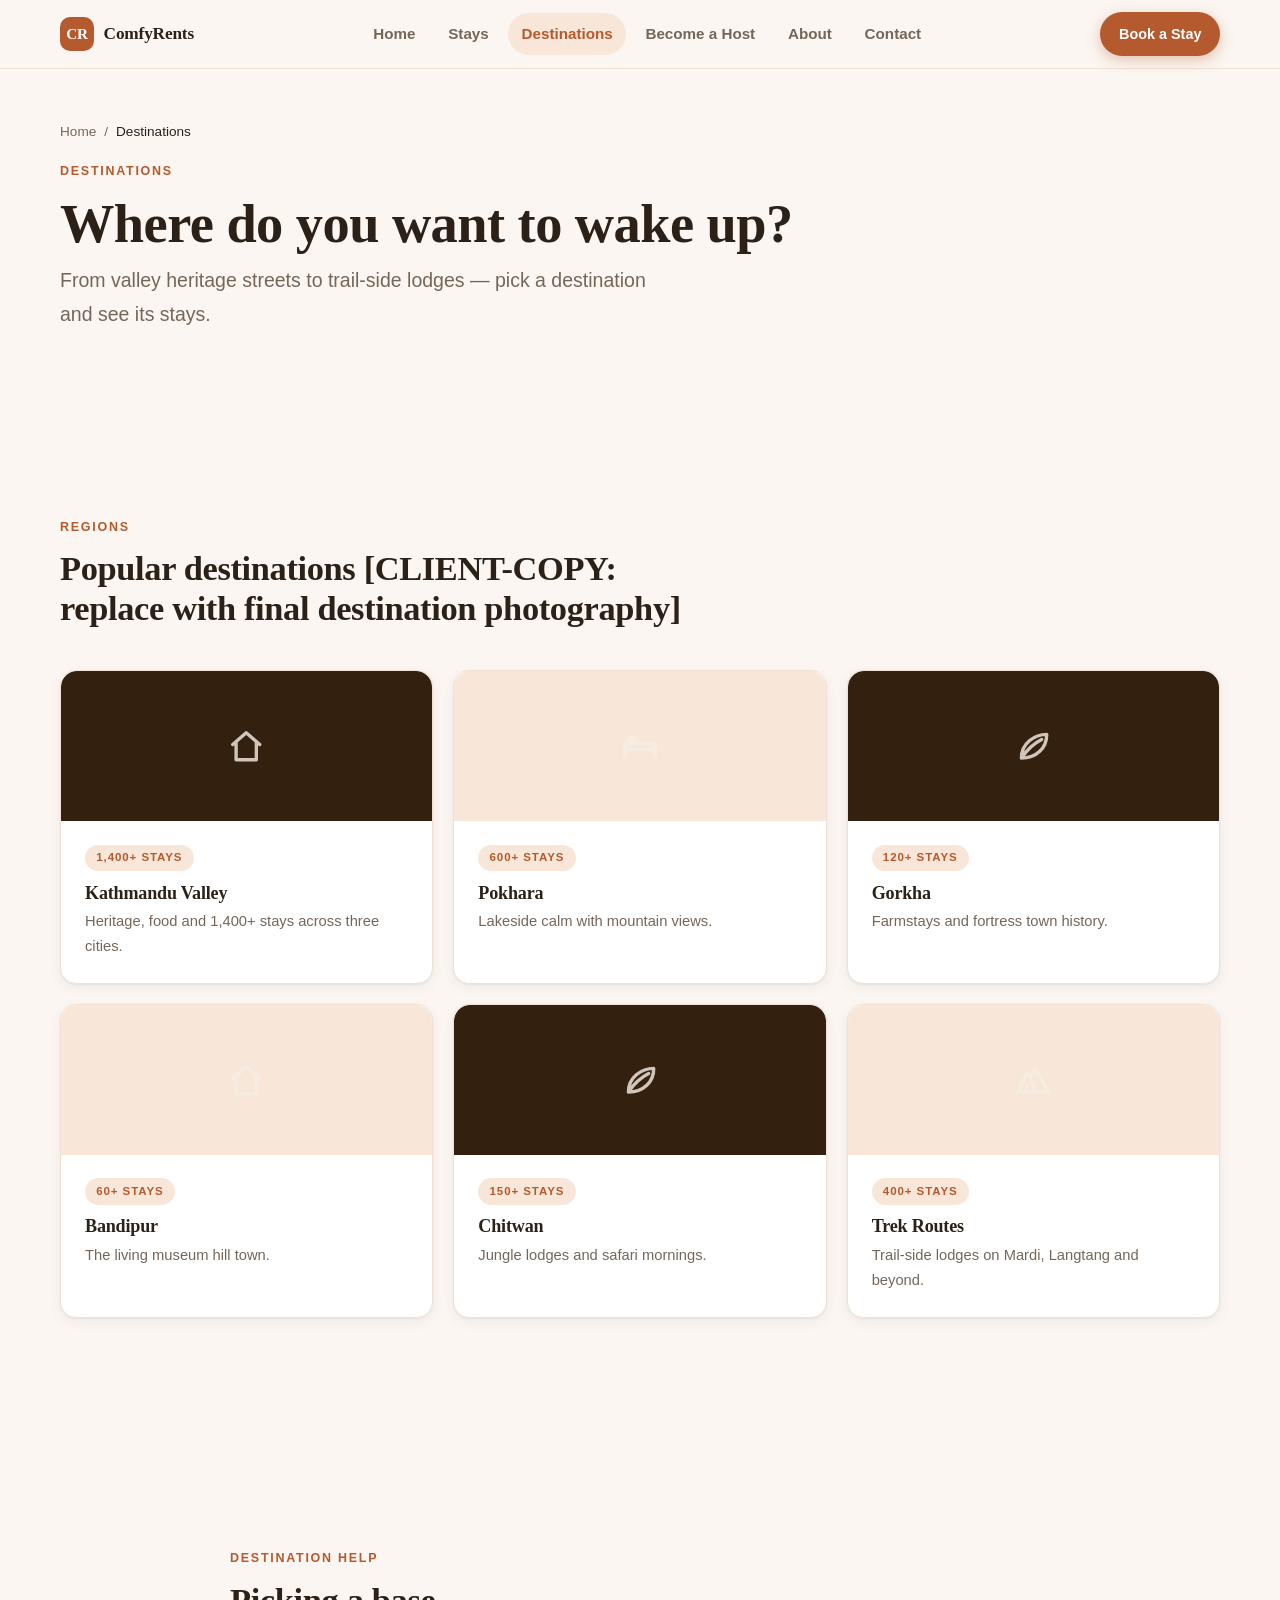
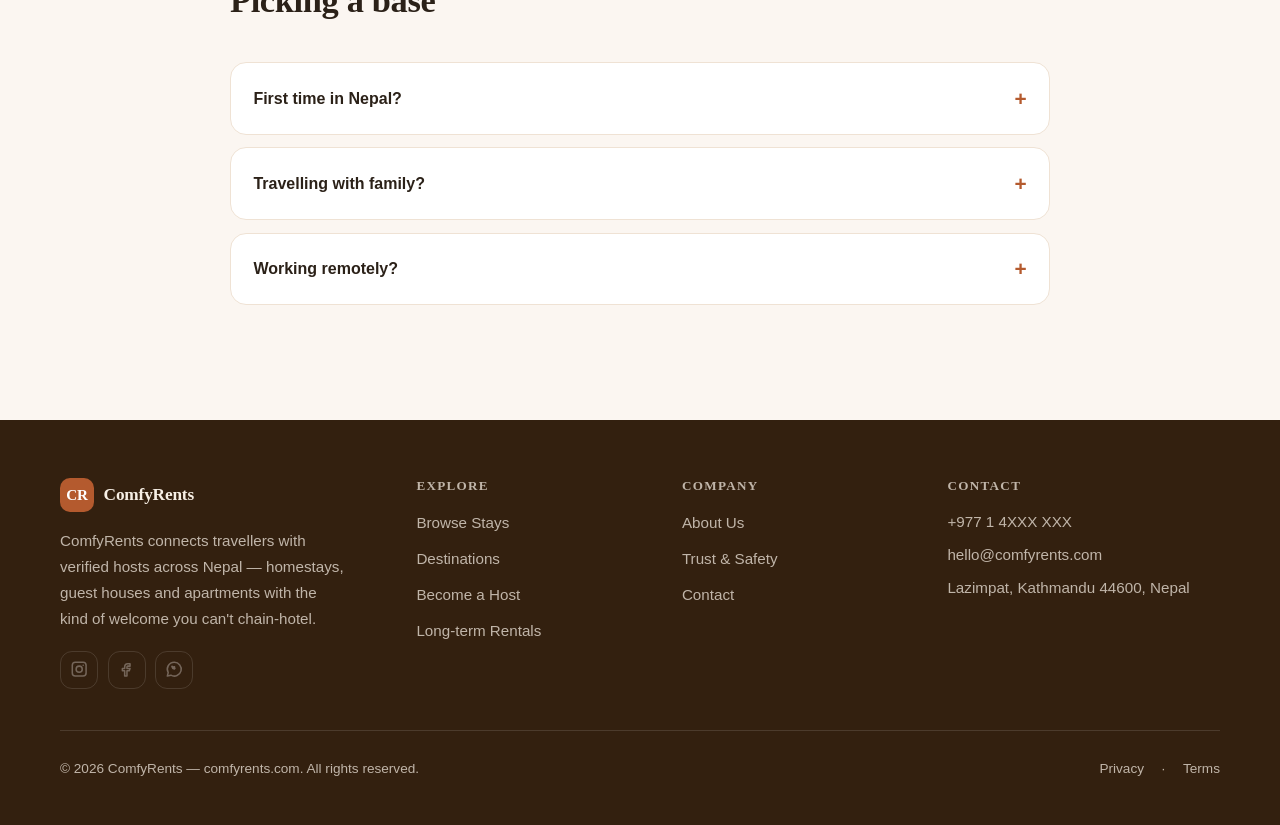
<file: destinations.html>
<!DOCTYPE html>
<html lang="en">
<head>
<meta charset="utf-8">
<meta name="viewport" content="width=device-width, initial-scale=1">
<title>Destinations — ComfyRents</title>
<meta name="description" content="Explore stay destinations across Nepal — Kathmandu, Pokhara, Gorkha, Bandipur, Chitwan and mountain trails.">
<meta property="og:title" content="Destinations">
<meta property="og:description" content="Explore stay destinations across Nepal — Kathmandu, Pokhara, Gorkha, Bandipur, Chitwan and mountain trails.">
<meta property="og:type" content="website">
<meta property="og:url" content="https://comfyrents.com/destinations.html">
<link rel="icon" href="data:image/svg+xml,%3Csvg%20xmlns%3D'http%3A%2F%2Fwww.w3.org%2F2000%2Fsvg'%20viewBox%3D'0%200%2064%2064'%3E%3Crect%20width%3D'64'%20height%3D'64'%20rx%3D'14'%20fill%3D'%23B45A2E'%2F%3E%3Ctext%20x%3D'32'%20y%3D'42'%20font-family%3D'Arial%2C%20sans-serif'%20font-size%3D'26'%20font-weight%3D'700'%20text-anchor%3D'middle'%20fill%3D'%23FFFFFF'%3ECR%3C%2Ftext%3E%3C%2Fsvg%3E">
<link rel="stylesheet" href="assets/style.css">
<script defer src="assets/main.js"></script>
<script defer src="assets/form.js"></script>
</head>
<body data-site="comfyrents.com" data-page="destinations.html">
<!-- CLIENT-COPY: All copy on this page is placeholder. Replace prices, contact details, statistics, and testimonial quotes with client-approved content before launch. -->
<a class="skip-link" href="#main">Skip to content</a>
<header class="site-header" data-header="light">
    <div class="container header-inner">
      <a class="brand" href="index.html"><span class="brand-mark" style="background:#B45A2E;color:#FFFFFF">CR</span><span class="brand-name">ComfyRents</span></a>
      <nav class="main-nav" aria-label="Primary"><ul><li><a href="index.html">Home</a></li><li><a href="stays.html">Stays</a></li><li><a href="destinations.html" aria-current="page">Destinations</a></li><li><a href="host.html">Become a Host</a></li><li><a href="about.html">About</a></li><li><a href="contact.html">Contact</a></li></ul></nav>
      <div class="header-actions"><a class="btn btn-primary btn-sm header-cta" href="stays.html">Book a Stay</a><button class="menu-toggle" aria-expanded="false" aria-controls="mobile-menu" aria-label="Open menu"><span class="icon" data-icon="menu" aria-hidden="true"></span></button></div>
    </div>
    <div class="mobile-menu" id="mobile-menu" hidden>
      <ul><li><a href="index.html">Home</a></li><li><a href="stays.html">Stays</a></li><li><a href="destinations.html" aria-current="page">Destinations</a></li><li><a href="host.html">Become a Host</a></li><li><a href="about.html">About</a></li><li><a href="contact.html">Contact</a></li></ul>
      <a class="btn btn-primary btn-block" href="stays.html">Book a Stay</a>
    </div>
  </header>
<main id="main">
<section class="hero hero-inner">
    <div class="container hero-grid">
      <div class="hero-copy">
        <nav class="crumbs" aria-label="Breadcrumb"><a href="index.html">Home</a><span aria-hidden="true">/</span><span aria-current="page">Destinations</span></nav>
        <p class="kicker">Destinations</p>
        <h1>Where do you want to wake up?</h1>
        <p class="hero-lede">From valley heritage streets to trail-side lodges — pick a destination and see its stays.</p>
        
        
        
      </div>
      
    </div>
  </section>
<section class="sec">
        <div class="container">
          <div class="sec-head"><p class="kicker">Regions</p><h2>Popular destinations [CLIENT-COPY: replace with final destination photography]</h2></div>
          <ul class="grid gallery">
            <li class="card gal">
              <div class="gal-vis" style="background:#33200F"><span class="icon" data-icon="home" aria-hidden="true"></span></div>
              <div class="gal-body"><span class="tag">1,400+ stays</span><h3>Kathmandu Valley</h3><p>Heritage, food and 1,400+ stays across three cities.</p></div>
            </li><li class="card gal">
              <div class="gal-vis" style="background:#F8E7D8"><span class="icon" data-icon="bed" aria-hidden="true"></span></div>
              <div class="gal-body"><span class="tag">600+ stays</span><h3>Pokhara</h3><p>Lakeside calm with mountain views.</p></div>
            </li><li class="card gal">
              <div class="gal-vis" style="background:#33200F"><span class="icon" data-icon="leaf" aria-hidden="true"></span></div>
              <div class="gal-body"><span class="tag">120+ stays</span><h3>Gorkha</h3><p>Farmstays and fortress town history.</p></div>
            </li><li class="card gal">
              <div class="gal-vis" style="background:#F8E7D8"><span class="icon" data-icon="home" aria-hidden="true"></span></div>
              <div class="gal-body"><span class="tag">60+ stays</span><h3>Bandipur</h3><p>The living museum hill town.</p></div>
            </li><li class="card gal">
              <div class="gal-vis" style="background:#33200F"><span class="icon" data-icon="leaf" aria-hidden="true"></span></div>
              <div class="gal-body"><span class="tag">150+ stays</span><h3>Chitwan</h3><p>Jungle lodges and safari mornings.</p></div>
            </li><li class="card gal">
              <div class="gal-vis" style="background:#F8E7D8"><span class="icon" data-icon="mountain" aria-hidden="true"></span></div>
              <div class="gal-body"><span class="tag">400+ stays</span><h3>Trek Routes</h3><p>Trail-side lodges on Mardi, Langtang and beyond.</p></div>
            </li>
          </ul>
        </div></section><section class="sec">
        <div class="container narrow">
          <div class="sec-head"><p class="kicker">Destination help</p><h2>Picking a base</h2></div>
          <div class="faq">
            <details class="faq-item"><summary>First time in Nepal?</summary><p>Kathmandu for culture and food, Pokhara for calm. Both are easy bases with plenty of stays.</p></details><details class="faq-item"><summary>Travelling with family?</summary><p>Filter by &#39;family friendly&#39; — most homestays welcome children and cook to your dietary needs.</p></details><details class="faq-item"><summary>Working remotely?</summary><p>Look for the &#39;work stay&#39; badge: reliable wifi, desk and month rates.</p></details>
          </div>
        </div></section>

</main>
<footer class="site-footer footer-dark" style="background:#33200F;color:#F7EFE5">
    <div class="container">
      <div class="f-top">
        <div class="f-brand">
          <a class="brand" href="index.html"><span class="brand-mark" style="background:#B45A2E;color:#FFFFFF">CR</span><span class="brand-name">ComfyRents</span></a>
          <p>ComfyRents connects travellers with verified hosts across Nepal — homestays, guest houses and apartments with the kind of welcome you can&#39;t chain-hotel.</p>
          <div class="socials"><a class="social" href="https://instagram.com/comfyrents" aria-label="Instagram"><span class="icon" data-icon="instagram" aria-hidden="true"></span></a><a class="social" href="https://facebook.com/comfyrents" aria-label="Facebook"><span class="icon" data-icon="facebook" aria-hidden="true"></span></a><a class="social" href="https://wa.me/9779800000000" aria-label="Whatsapp"><span class="icon" data-icon="whatsapp" aria-hidden="true"></span></a></div>
        </div>
        <div class="f-col"><h3>Explore</h3><ul><li><a href="stays.html">Browse Stays</a></li><li><a href="destinations.html">Destinations</a></li><li><a href="host.html">Become a Host</a></li><li><a href="stays.html">Long-term Rentals</a></li></ul></div><div class="f-col"><h3>Company</h3><ul><li><a href="about.html">About Us</a></li><li><a href="about.html">Trust &amp; Safety</a></li><li><a href="contact.html">Contact</a></li></ul></div>
        <div class="f-col f-contact"><h3>Contact</h3>
          <p>+977 1 4XXX XXX</p>
          <p>hello@comfyrents.com</p>
          <p>Lazimpat, Kathmandu 44600, Nepal</p>
        </div>
      </div>
      <div class="f-bottom"><p>© 2026 ComfyRents — comfyrents.com. All rights reserved.</p><div class="f-legal"><a href="privacy.html">Privacy</a> · <a href="terms.html">Terms</a></div></div>
    </div>
  </footer>
</body>
</html>
</file>
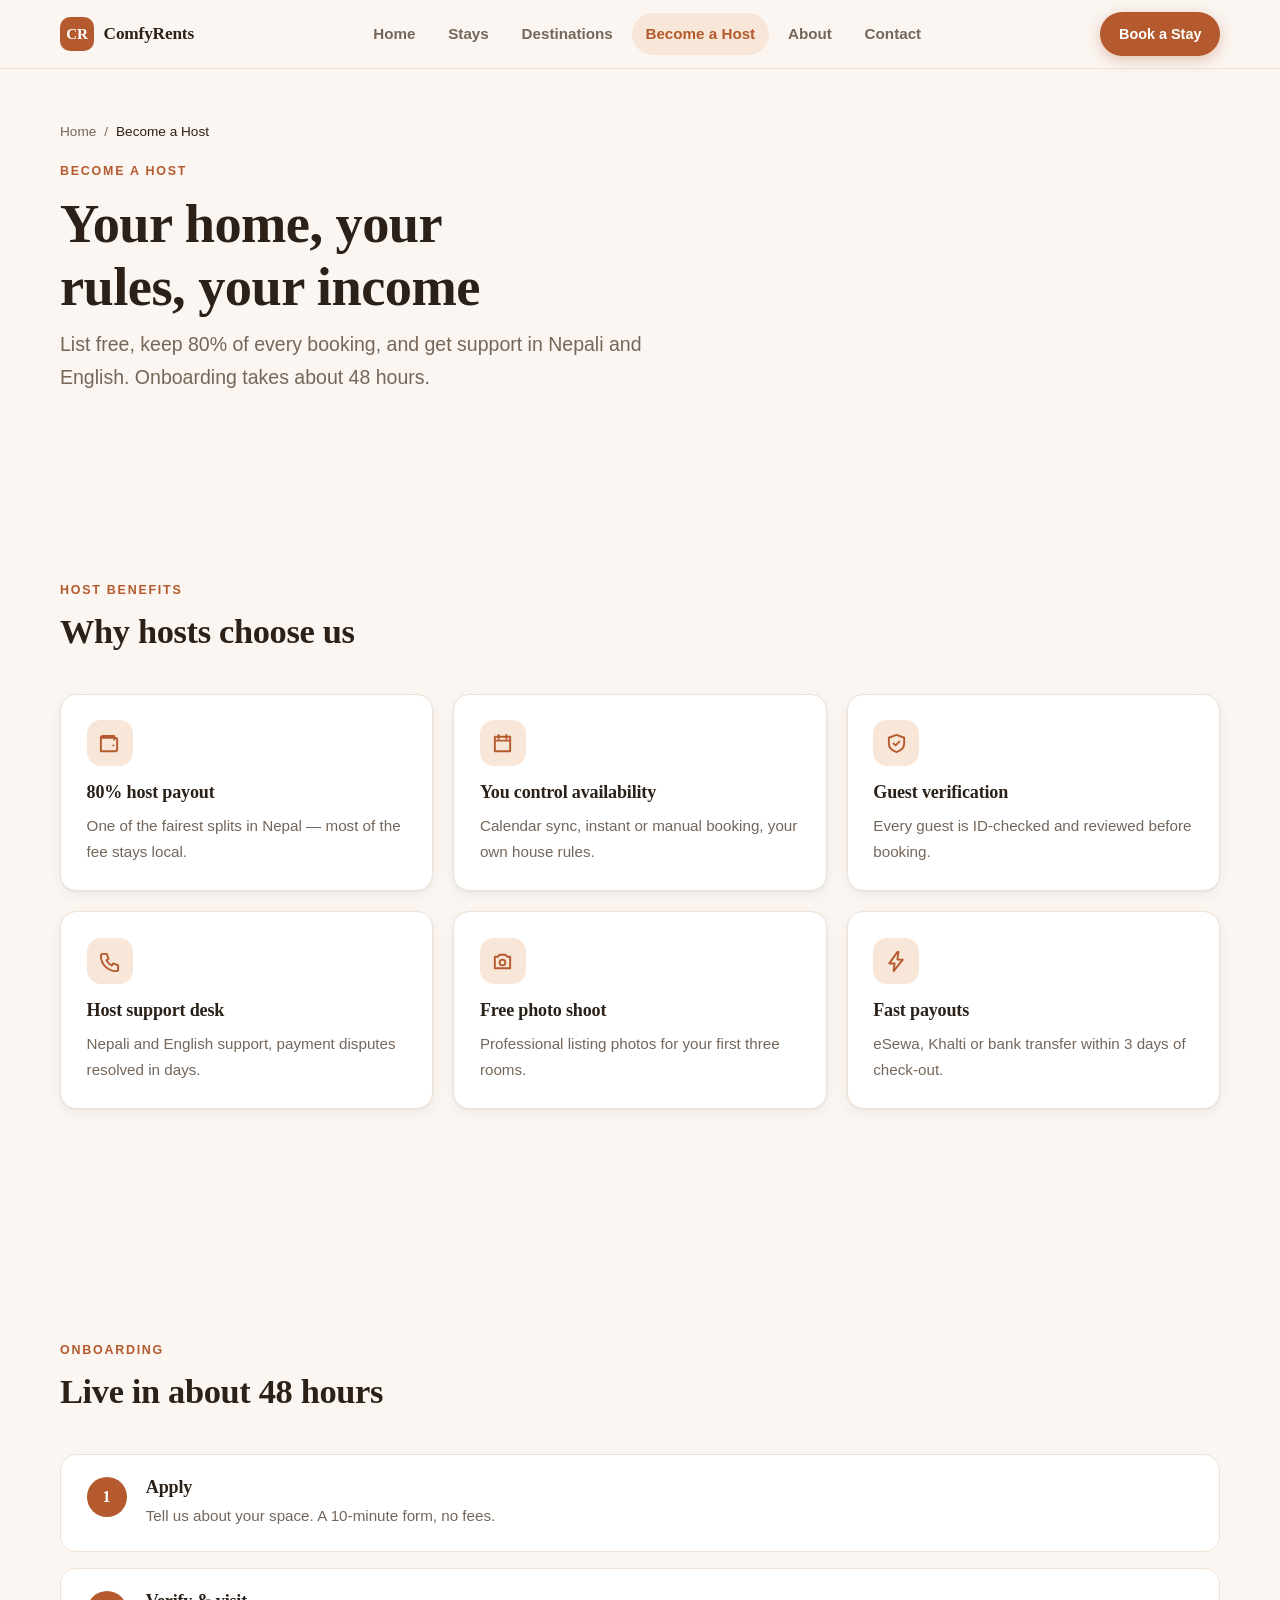
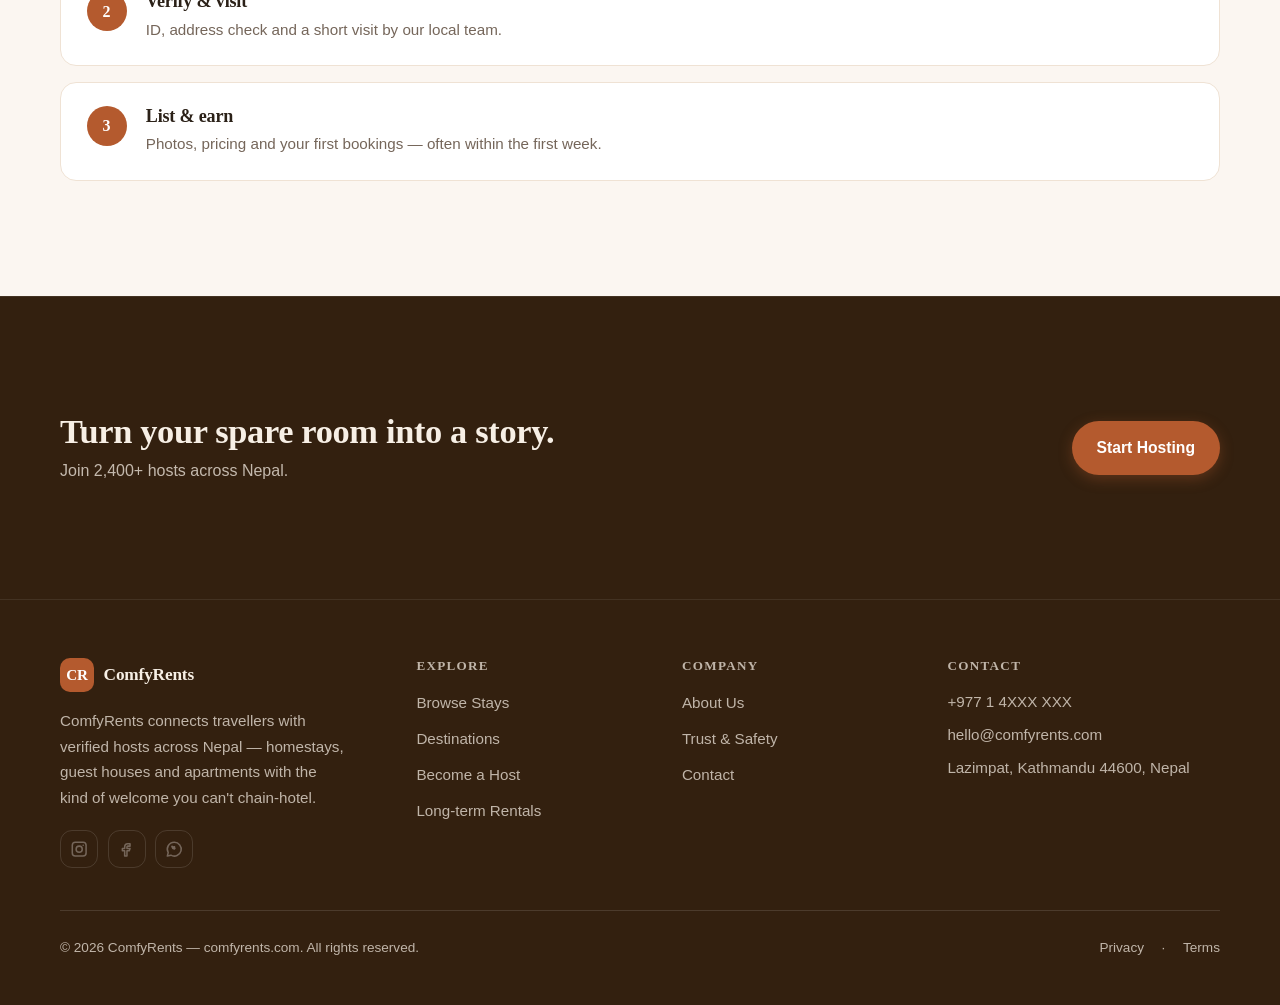
<file: host.html>
<!DOCTYPE html>
<html lang="en">
<head>
<meta charset="utf-8">
<meta name="viewport" content="width=device-width, initial-scale=1">
<title>Become a Host — ComfyRents</title>
<meta name="description" content="List your home, guest house or apartment on ComfyRents — 80% of each booking goes to hosts, with free listing and a 48-hour onboarding.">
<meta property="og:title" content="Become a Host">
<meta property="og:description" content="List your home, guest house or apartment on ComfyRents — 80% of each booking goes to hosts, with free listing and a 48-hour onboarding.">
<meta property="og:type" content="website">
<meta property="og:url" content="https://comfyrents.com/host.html">
<link rel="icon" href="data:image/svg+xml,%3Csvg%20xmlns%3D'http%3A%2F%2Fwww.w3.org%2F2000%2Fsvg'%20viewBox%3D'0%200%2064%2064'%3E%3Crect%20width%3D'64'%20height%3D'64'%20rx%3D'14'%20fill%3D'%23B45A2E'%2F%3E%3Ctext%20x%3D'32'%20y%3D'42'%20font-family%3D'Arial%2C%20sans-serif'%20font-size%3D'26'%20font-weight%3D'700'%20text-anchor%3D'middle'%20fill%3D'%23FFFFFF'%3ECR%3C%2Ftext%3E%3C%2Fsvg%3E">
<link rel="stylesheet" href="assets/style.css">
<script defer src="assets/main.js"></script>
<script defer src="assets/form.js"></script>
</head>
<body data-site="comfyrents.com" data-page="host.html">
<!-- CLIENT-COPY: All copy on this page is placeholder. Replace prices, contact details, statistics, and testimonial quotes with client-approved content before launch. -->
<a class="skip-link" href="#main">Skip to content</a>
<header class="site-header" data-header="light">
    <div class="container header-inner">
      <a class="brand" href="index.html"><span class="brand-mark" style="background:#B45A2E;color:#FFFFFF">CR</span><span class="brand-name">ComfyRents</span></a>
      <nav class="main-nav" aria-label="Primary"><ul><li><a href="index.html">Home</a></li><li><a href="stays.html">Stays</a></li><li><a href="destinations.html">Destinations</a></li><li><a href="host.html" aria-current="page">Become a Host</a></li><li><a href="about.html">About</a></li><li><a href="contact.html">Contact</a></li></ul></nav>
      <div class="header-actions"><a class="btn btn-primary btn-sm header-cta" href="stays.html">Book a Stay</a><button class="menu-toggle" aria-expanded="false" aria-controls="mobile-menu" aria-label="Open menu"><span class="icon" data-icon="menu" aria-hidden="true"></span></button></div>
    </div>
    <div class="mobile-menu" id="mobile-menu" hidden>
      <ul><li><a href="index.html">Home</a></li><li><a href="stays.html">Stays</a></li><li><a href="destinations.html">Destinations</a></li><li><a href="host.html" aria-current="page">Become a Host</a></li><li><a href="about.html">About</a></li><li><a href="contact.html">Contact</a></li></ul>
      <a class="btn btn-primary btn-block" href="stays.html">Book a Stay</a>
    </div>
  </header>
<main id="main">
<section class="hero hero-inner">
    <div class="container hero-grid">
      <div class="hero-copy">
        <nav class="crumbs" aria-label="Breadcrumb"><a href="index.html">Home</a><span aria-hidden="true">/</span><span aria-current="page">Become a Host</span></nav>
        <p class="kicker">Become a Host</p>
        <h1>Your home, your rules, your income</h1>
        <p class="hero-lede">List free, keep 80% of every booking, and get support in Nepali and English. Onboarding takes about 48 hours.</p>
        
        
        
      </div>
      
    </div>
  </section>
<section class="sec">
        <div class="container">
          <div class="sec-head"><p class="kicker">Host benefits</p><h2>Why hosts choose us</h2></div>
          <ul class="grid features">
            <li class="card feature"><span class="feature-icon"><span class="icon" data-icon="wallet" aria-hidden="true"></span></span><h3>80% host payout</h3><p>One of the fairest splits in Nepal — most of the fee stays local.</p></li><li class="card feature"><span class="feature-icon"><span class="icon" data-icon="calendar" aria-hidden="true"></span></span><h3>You control availability</h3><p>Calendar sync, instant or manual booking, your own house rules.</p></li><li class="card feature"><span class="feature-icon"><span class="icon" data-icon="shield" aria-hidden="true"></span></span><h3>Guest verification</h3><p>Every guest is ID-checked and reviewed before booking.</p></li><li class="card feature"><span class="feature-icon"><span class="icon" data-icon="phone" aria-hidden="true"></span></span><h3>Host support desk</h3><p>Nepali and English support, payment disputes resolved in days.</p></li><li class="card feature"><span class="feature-icon"><span class="icon" data-icon="camera" aria-hidden="true"></span></span><h3>Free photo shoot</h3><p>Professional listing photos for your first three rooms.</p></li><li class="card feature"><span class="feature-icon"><span class="icon" data-icon="bolt" aria-hidden="true"></span></span><h3>Fast payouts</h3><p>eSewa, Khalti or bank transfer within 3 days of check-out.</p></li>
          </ul>
        </div></section><section class="sec">
        <div class="container">
          <div class="sec-head"><p class="kicker">Onboarding</p><h2>Live in about 48 hours</h2></div>
          <ol class="steps">
            <li class="step"><span class="step-n">1</span><div><h3>Apply</h3><p>Tell us about your space. A 10-minute form, no fees.</p></div></li><li class="step"><span class="step-n">2</span><div><h3>Verify &amp; visit</h3><p>ID, address check and a short visit by our local team.</p></div></li><li class="step"><span class="step-n">3</span><div><h3>List &amp; earn</h3><p>Photos, pricing and your first bookings — often within the first week.</p></div></li>
          </ol>
        </div></section><section class="sec cta-sec" style="background:#33200F;color:#F7EFE5">
        <div class="container cta-inner">
          <div><h2>Turn your spare room into a story.</h2><p>Join 2,400+ hosts across Nepal.</p></div>
          <a class="btn btn-primary" href="contact.html">Start Hosting</a>
        </div></section>

</main>
<footer class="site-footer footer-dark" style="background:#33200F;color:#F7EFE5">
    <div class="container">
      <div class="f-top">
        <div class="f-brand">
          <a class="brand" href="index.html"><span class="brand-mark" style="background:#B45A2E;color:#FFFFFF">CR</span><span class="brand-name">ComfyRents</span></a>
          <p>ComfyRents connects travellers with verified hosts across Nepal — homestays, guest houses and apartments with the kind of welcome you can&#39;t chain-hotel.</p>
          <div class="socials"><a class="social" href="https://instagram.com/comfyrents" aria-label="Instagram"><span class="icon" data-icon="instagram" aria-hidden="true"></span></a><a class="social" href="https://facebook.com/comfyrents" aria-label="Facebook"><span class="icon" data-icon="facebook" aria-hidden="true"></span></a><a class="social" href="https://wa.me/9779800000000" aria-label="Whatsapp"><span class="icon" data-icon="whatsapp" aria-hidden="true"></span></a></div>
        </div>
        <div class="f-col"><h3>Explore</h3><ul><li><a href="stays.html">Browse Stays</a></li><li><a href="destinations.html">Destinations</a></li><li><a href="host.html">Become a Host</a></li><li><a href="stays.html">Long-term Rentals</a></li></ul></div><div class="f-col"><h3>Company</h3><ul><li><a href="about.html">About Us</a></li><li><a href="about.html">Trust &amp; Safety</a></li><li><a href="contact.html">Contact</a></li></ul></div>
        <div class="f-col f-contact"><h3>Contact</h3>
          <p>+977 1 4XXX XXX</p>
          <p>hello@comfyrents.com</p>
          <p>Lazimpat, Kathmandu 44600, Nepal</p>
        </div>
      </div>
      <div class="f-bottom"><p>© 2026 ComfyRents — comfyrents.com. All rights reserved.</p><div class="f-legal"><a href="privacy.html">Privacy</a> · <a href="terms.html">Terms</a></div></div>
    </div>
  </footer>
</body>
</html>
</file>
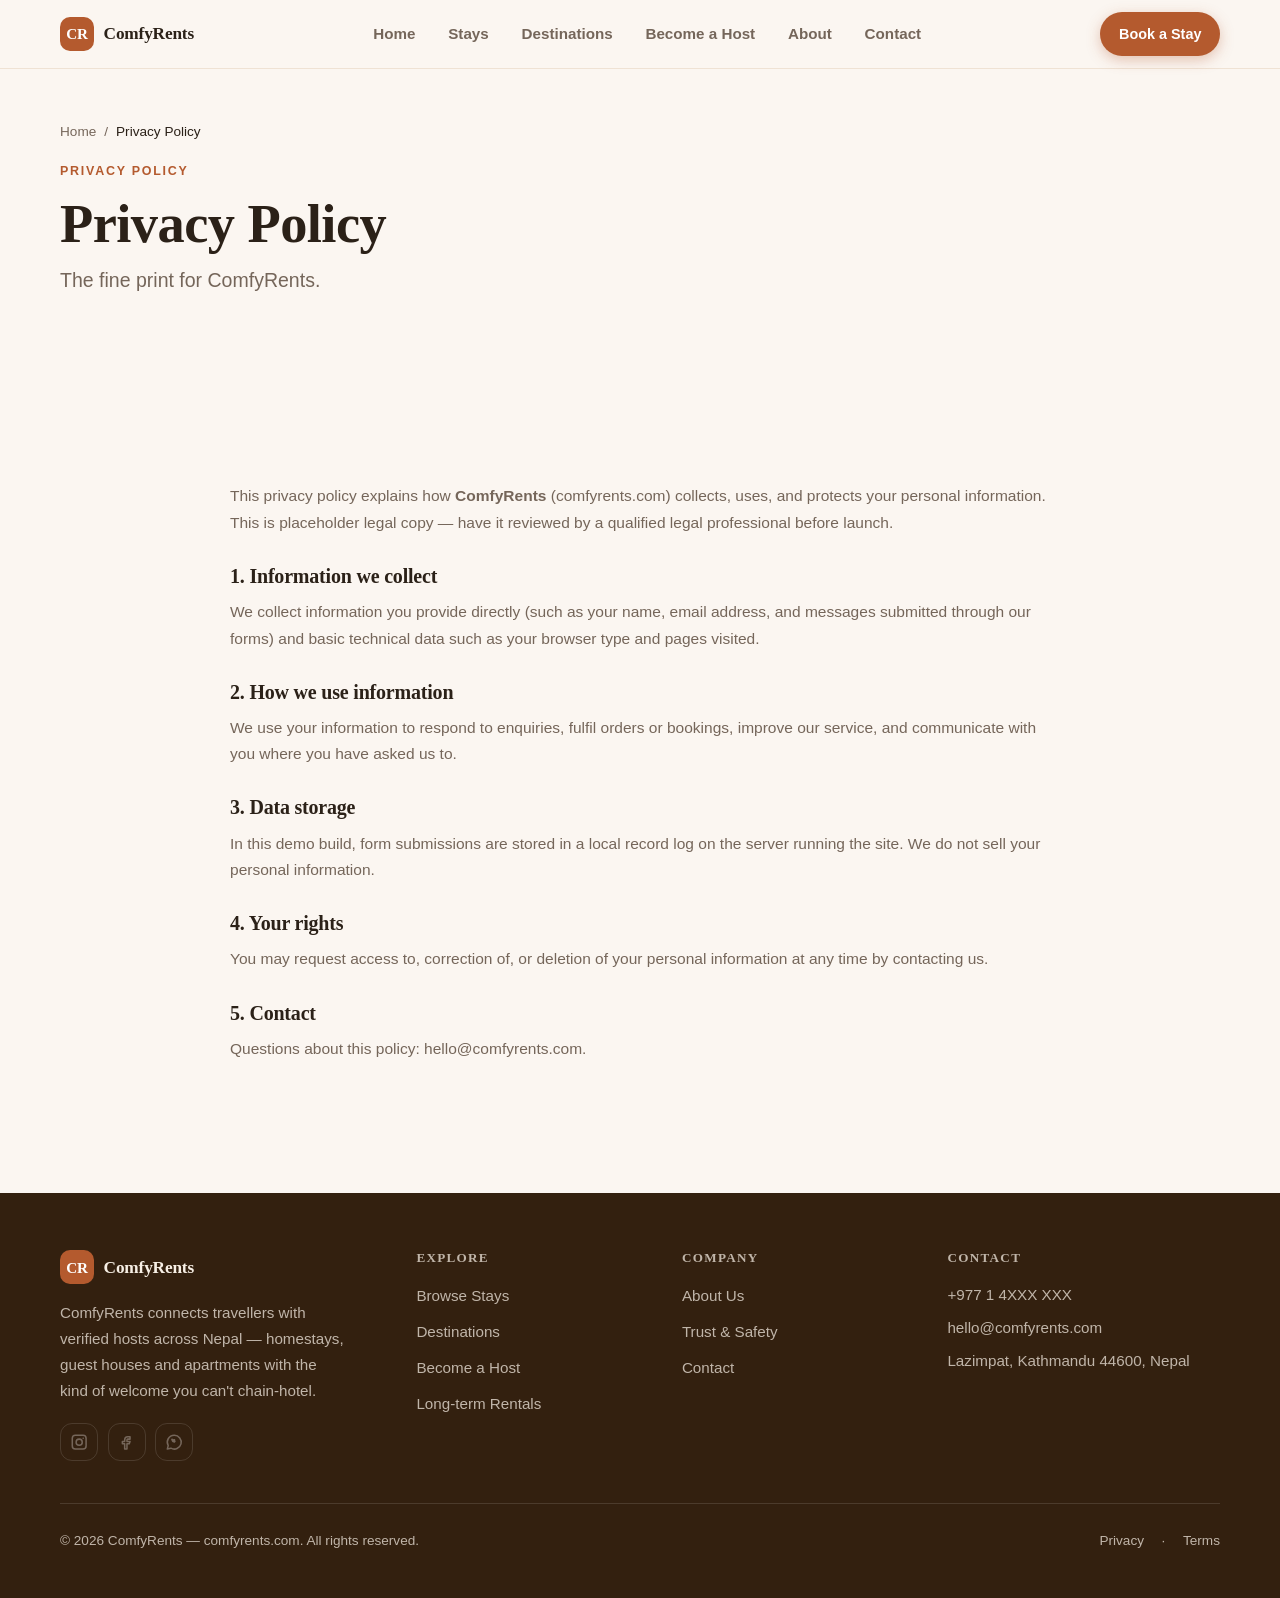
<file: privacy.html>
<!DOCTYPE html>
<html lang="en">
<head>
<meta charset="utf-8">
<meta name="viewport" content="width=device-width, initial-scale=1">
<title>Privacy Policy — ComfyRents</title>
<meta name="description" content="Privacy Policy — ComfyRents">
<meta property="og:title" content="Privacy Policy">
<meta property="og:description" content="Privacy Policy — ComfyRents">
<meta property="og:type" content="website">
<meta property="og:url" content="https://comfyrents.com/privacy.html">
<link rel="icon" href="data:image/svg+xml,%3Csvg%20xmlns%3D'http%3A%2F%2Fwww.w3.org%2F2000%2Fsvg'%20viewBox%3D'0%200%2064%2064'%3E%3Crect%20width%3D'64'%20height%3D'64'%20rx%3D'14'%20fill%3D'%23B45A2E'%2F%3E%3Ctext%20x%3D'32'%20y%3D'42'%20font-family%3D'Arial%2C%20sans-serif'%20font-size%3D'26'%20font-weight%3D'700'%20text-anchor%3D'middle'%20fill%3D'%23FFFFFF'%3ECR%3C%2Ftext%3E%3C%2Fsvg%3E">
<link rel="stylesheet" href="assets/style.css">
<script defer src="assets/main.js"></script>
<script defer src="assets/form.js"></script>
</head>
<body data-site="comfyrents.com" data-page="privacy.html">
<!-- CLIENT-COPY: All copy on this page is placeholder. Replace prices, contact details, statistics, and testimonial quotes with client-approved content before launch. -->
<a class="skip-link" href="#main">Skip to content</a>
<header class="site-header" data-header="light">
    <div class="container header-inner">
      <a class="brand" href="index.html"><span class="brand-mark" style="background:#B45A2E;color:#FFFFFF">CR</span><span class="brand-name">ComfyRents</span></a>
      <nav class="main-nav" aria-label="Primary"><ul><li><a href="index.html">Home</a></li><li><a href="stays.html">Stays</a></li><li><a href="destinations.html">Destinations</a></li><li><a href="host.html">Become a Host</a></li><li><a href="about.html">About</a></li><li><a href="contact.html">Contact</a></li></ul></nav>
      <div class="header-actions"><a class="btn btn-primary btn-sm header-cta" href="stays.html">Book a Stay</a><button class="menu-toggle" aria-expanded="false" aria-controls="mobile-menu" aria-label="Open menu"><span class="icon" data-icon="menu" aria-hidden="true"></span></button></div>
    </div>
    <div class="mobile-menu" id="mobile-menu" hidden>
      <ul><li><a href="index.html">Home</a></li><li><a href="stays.html">Stays</a></li><li><a href="destinations.html">Destinations</a></li><li><a href="host.html">Become a Host</a></li><li><a href="about.html">About</a></li><li><a href="contact.html">Contact</a></li></ul>
      <a class="btn btn-primary btn-block" href="stays.html">Book a Stay</a>
    </div>
  </header>
<main id="main">
<section class="hero hero-inner">
    <div class="container hero-grid">
      <div class="hero-copy">
        <nav class="crumbs" aria-label="Breadcrumb"><a href="index.html">Home</a><span aria-hidden="true">/</span><span aria-current="page">Privacy Policy</span></nav>
        <p class="kicker">Privacy Policy</p>
        <h1>Privacy Policy</h1>
        <p class="hero-lede">The fine print for ComfyRents.</p>
        
        
        
      </div>
      
    </div>
  </section>
<section class="sec legal-sec"><div class="container narrow"><p>This privacy policy explains how <b>ComfyRents</b> (comfyrents.com) collects, uses, and protects your personal information. This is placeholder legal copy — have it reviewed by a qualified legal professional before launch. <!-- CLIENT-COPY: replace with final, jurisdiction-appropriate Privacy Policy --></p>
       <h2>1. Information we collect</h2><p>We collect information you provide directly (such as your name, email address, and messages submitted through our forms) and basic technical data such as your browser type and pages visited.</p>
       <h2>2. How we use information</h2><p>We use your information to respond to enquiries, fulfil orders or bookings, improve our service, and communicate with you where you have asked us to.</p>
       <h2>3. Data storage</h2><p>In this demo build, form submissions are stored in a local record log on the server running the site. We do not sell your personal information.</p>
       <h2>4. Your rights</h2><p>You may request access to, correction of, or deletion of your personal information at any time by contacting us.</p>
       <h2>5. Contact</h2><p>Questions about this policy: hello@comfyrents.com.</p></div></section>

</main>
<footer class="site-footer footer-dark" style="background:#33200F;color:#F7EFE5">
    <div class="container">
      <div class="f-top">
        <div class="f-brand">
          <a class="brand" href="index.html"><span class="brand-mark" style="background:#B45A2E;color:#FFFFFF">CR</span><span class="brand-name">ComfyRents</span></a>
          <p>ComfyRents connects travellers with verified hosts across Nepal — homestays, guest houses and apartments with the kind of welcome you can&#39;t chain-hotel.</p>
          <div class="socials"><a class="social" href="https://instagram.com/comfyrents" aria-label="Instagram"><span class="icon" data-icon="instagram" aria-hidden="true"></span></a><a class="social" href="https://facebook.com/comfyrents" aria-label="Facebook"><span class="icon" data-icon="facebook" aria-hidden="true"></span></a><a class="social" href="https://wa.me/9779800000000" aria-label="Whatsapp"><span class="icon" data-icon="whatsapp" aria-hidden="true"></span></a></div>
        </div>
        <div class="f-col"><h3>Explore</h3><ul><li><a href="stays.html">Browse Stays</a></li><li><a href="destinations.html">Destinations</a></li><li><a href="host.html">Become a Host</a></li><li><a href="stays.html">Long-term Rentals</a></li></ul></div><div class="f-col"><h3>Company</h3><ul><li><a href="about.html">About Us</a></li><li><a href="about.html">Trust &amp; Safety</a></li><li><a href="contact.html">Contact</a></li></ul></div>
        <div class="f-col f-contact"><h3>Contact</h3>
          <p>+977 1 4XXX XXX</p>
          <p>hello@comfyrents.com</p>
          <p>Lazimpat, Kathmandu 44600, Nepal</p>
        </div>
      </div>
      <div class="f-bottom"><p>© 2026 ComfyRents — comfyrents.com. All rights reserved.</p><div class="f-legal"><a href="privacy.html">Privacy</a> · <a href="terms.html">Terms</a></div></div>
    </div>
  </footer>
</body>
</html>
</file>
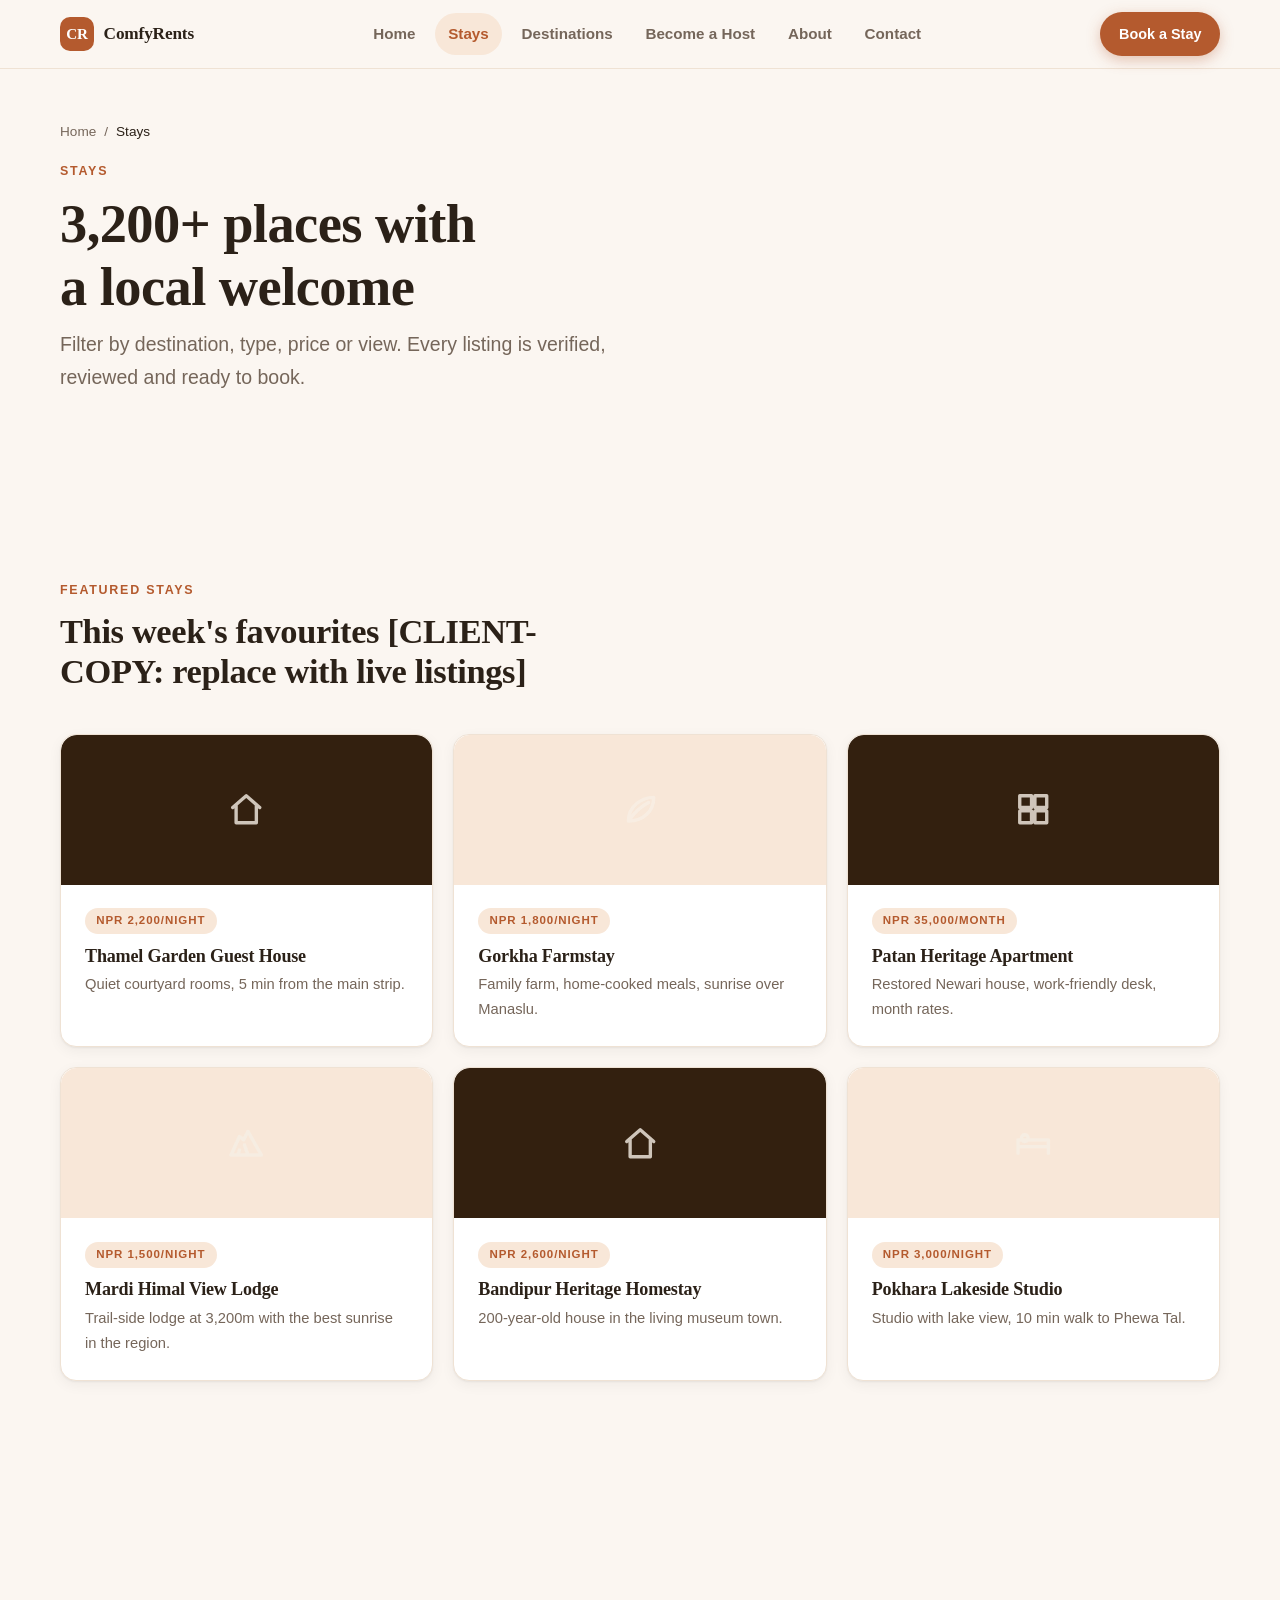
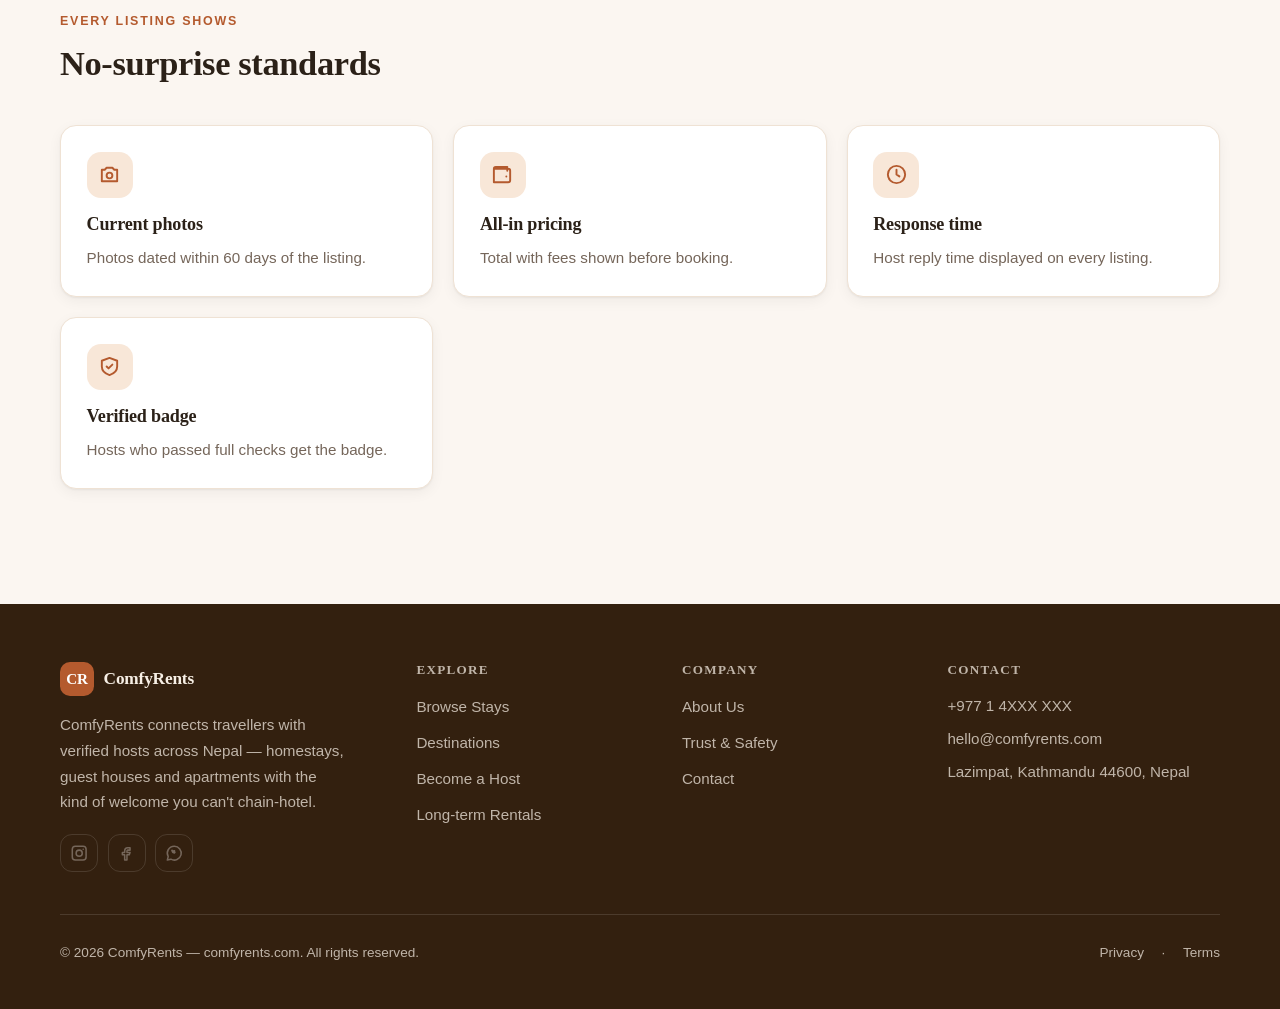
<file: stays.html>
<!DOCTYPE html>
<html lang="en">
<head>
<meta charset="utf-8">
<meta name="viewport" content="width=device-width, initial-scale=1">
<title>Stays — ComfyRents</title>
<meta name="description" content="Browse 3,200+ verified homestays, guest houses and apartments across Nepal on ComfyRents.">
<meta property="og:title" content="Stays">
<meta property="og:description" content="Browse 3,200+ verified homestays, guest houses and apartments across Nepal on ComfyRents.">
<meta property="og:type" content="website">
<meta property="og:url" content="https://comfyrents.com/stays.html">
<link rel="icon" href="data:image/svg+xml,%3Csvg%20xmlns%3D'http%3A%2F%2Fwww.w3.org%2F2000%2Fsvg'%20viewBox%3D'0%200%2064%2064'%3E%3Crect%20width%3D'64'%20height%3D'64'%20rx%3D'14'%20fill%3D'%23B45A2E'%2F%3E%3Ctext%20x%3D'32'%20y%3D'42'%20font-family%3D'Arial%2C%20sans-serif'%20font-size%3D'26'%20font-weight%3D'700'%20text-anchor%3D'middle'%20fill%3D'%23FFFFFF'%3ECR%3C%2Ftext%3E%3C%2Fsvg%3E">
<link rel="stylesheet" href="assets/style.css">
<script defer src="assets/main.js"></script>
<script defer src="assets/form.js"></script>
</head>
<body data-site="comfyrents.com" data-page="stays.html">
<!-- CLIENT-COPY: All copy on this page is placeholder. Replace prices, contact details, statistics, and testimonial quotes with client-approved content before launch. -->
<a class="skip-link" href="#main">Skip to content</a>
<header class="site-header" data-header="light">
    <div class="container header-inner">
      <a class="brand" href="index.html"><span class="brand-mark" style="background:#B45A2E;color:#FFFFFF">CR</span><span class="brand-name">ComfyRents</span></a>
      <nav class="main-nav" aria-label="Primary"><ul><li><a href="index.html">Home</a></li><li><a href="stays.html" aria-current="page">Stays</a></li><li><a href="destinations.html">Destinations</a></li><li><a href="host.html">Become a Host</a></li><li><a href="about.html">About</a></li><li><a href="contact.html">Contact</a></li></ul></nav>
      <div class="header-actions"><a class="btn btn-primary btn-sm header-cta" href="stays.html">Book a Stay</a><button class="menu-toggle" aria-expanded="false" aria-controls="mobile-menu" aria-label="Open menu"><span class="icon" data-icon="menu" aria-hidden="true"></span></button></div>
    </div>
    <div class="mobile-menu" id="mobile-menu" hidden>
      <ul><li><a href="index.html">Home</a></li><li><a href="stays.html" aria-current="page">Stays</a></li><li><a href="destinations.html">Destinations</a></li><li><a href="host.html">Become a Host</a></li><li><a href="about.html">About</a></li><li><a href="contact.html">Contact</a></li></ul>
      <a class="btn btn-primary btn-block" href="stays.html">Book a Stay</a>
    </div>
  </header>
<main id="main">
<section class="hero hero-inner">
    <div class="container hero-grid">
      <div class="hero-copy">
        <nav class="crumbs" aria-label="Breadcrumb"><a href="index.html">Home</a><span aria-hidden="true">/</span><span aria-current="page">Stays</span></nav>
        <p class="kicker">Stays</p>
        <h1>3,200+ places with a local welcome</h1>
        <p class="hero-lede">Filter by destination, type, price or view. Every listing is verified, reviewed and ready to book.</p>
        
        
        
      </div>
      
    </div>
  </section>
<section class="sec">
        <div class="container">
          <div class="sec-head"><p class="kicker">Featured stays</p><h2>This week&#39;s favourites [CLIENT-COPY: replace with live listings]</h2></div>
          <ul class="grid gallery">
            <li class="card gal">
              <div class="gal-vis" style="background:#33200F"><span class="icon" data-icon="home" aria-hidden="true"></span></div>
              <div class="gal-body"><span class="tag">NPR 2,200/night</span><h3>Thamel Garden Guest House</h3><p>Quiet courtyard rooms, 5 min from the main strip.</p></div>
            </li><li class="card gal">
              <div class="gal-vis" style="background:#F8E7D8"><span class="icon" data-icon="leaf" aria-hidden="true"></span></div>
              <div class="gal-body"><span class="tag">NPR 1,800/night</span><h3>Gorkha Farmstay</h3><p>Family farm, home-cooked meals, sunrise over Manaslu.</p></div>
            </li><li class="card gal">
              <div class="gal-vis" style="background:#33200F"><span class="icon" data-icon="grid" aria-hidden="true"></span></div>
              <div class="gal-body"><span class="tag">NPR 35,000/month</span><h3>Patan Heritage Apartment</h3><p>Restored Newari house, work-friendly desk, month rates.</p></div>
            </li><li class="card gal">
              <div class="gal-vis" style="background:#F8E7D8"><span class="icon" data-icon="mountain" aria-hidden="true"></span></div>
              <div class="gal-body"><span class="tag">NPR 1,500/night</span><h3>Mardi Himal View Lodge</h3><p>Trail-side lodge at 3,200m with the best sunrise in the region.</p></div>
            </li><li class="card gal">
              <div class="gal-vis" style="background:#33200F"><span class="icon" data-icon="home" aria-hidden="true"></span></div>
              <div class="gal-body"><span class="tag">NPR 2,600/night</span><h3>Bandipur Heritage Homestay</h3><p>200-year-old house in the living museum town.</p></div>
            </li><li class="card gal">
              <div class="gal-vis" style="background:#F8E7D8"><span class="icon" data-icon="bed" aria-hidden="true"></span></div>
              <div class="gal-body"><span class="tag">NPR 3,000/night</span><h3>Pokhara Lakeside Studio</h3><p>Studio with lake view, 10 min walk to Phewa Tal.</p></div>
            </li>
          </ul>
        </div></section><section class="sec">
        <div class="container">
          <div class="sec-head"><p class="kicker">Every listing shows</p><h2>No-surprise standards</h2></div>
          <ul class="grid features">
            <li class="card feature"><span class="feature-icon"><span class="icon" data-icon="camera" aria-hidden="true"></span></span><h3>Current photos</h3><p>Photos dated within 60 days of the listing.</p></li><li class="card feature"><span class="feature-icon"><span class="icon" data-icon="wallet" aria-hidden="true"></span></span><h3>All-in pricing</h3><p>Total with fees shown before booking.</p></li><li class="card feature"><span class="feature-icon"><span class="icon" data-icon="clock" aria-hidden="true"></span></span><h3>Response time</h3><p>Host reply time displayed on every listing.</p></li><li class="card feature"><span class="feature-icon"><span class="icon" data-icon="shield" aria-hidden="true"></span></span><h3>Verified badge</h3><p>Hosts who passed full checks get the badge.</p></li>
          </ul>
        </div></section>

</main>
<footer class="site-footer footer-dark" style="background:#33200F;color:#F7EFE5">
    <div class="container">
      <div class="f-top">
        <div class="f-brand">
          <a class="brand" href="index.html"><span class="brand-mark" style="background:#B45A2E;color:#FFFFFF">CR</span><span class="brand-name">ComfyRents</span></a>
          <p>ComfyRents connects travellers with verified hosts across Nepal — homestays, guest houses and apartments with the kind of welcome you can&#39;t chain-hotel.</p>
          <div class="socials"><a class="social" href="https://instagram.com/comfyrents" aria-label="Instagram"><span class="icon" data-icon="instagram" aria-hidden="true"></span></a><a class="social" href="https://facebook.com/comfyrents" aria-label="Facebook"><span class="icon" data-icon="facebook" aria-hidden="true"></span></a><a class="social" href="https://wa.me/9779800000000" aria-label="Whatsapp"><span class="icon" data-icon="whatsapp" aria-hidden="true"></span></a></div>
        </div>
        <div class="f-col"><h3>Explore</h3><ul><li><a href="stays.html">Browse Stays</a></li><li><a href="destinations.html">Destinations</a></li><li><a href="host.html">Become a Host</a></li><li><a href="stays.html">Long-term Rentals</a></li></ul></div><div class="f-col"><h3>Company</h3><ul><li><a href="about.html">About Us</a></li><li><a href="about.html">Trust &amp; Safety</a></li><li><a href="contact.html">Contact</a></li></ul></div>
        <div class="f-col f-contact"><h3>Contact</h3>
          <p>+977 1 4XXX XXX</p>
          <p>hello@comfyrents.com</p>
          <p>Lazimpat, Kathmandu 44600, Nepal</p>
        </div>
      </div>
      <div class="f-bottom"><p>© 2026 ComfyRents — comfyrents.com. All rights reserved.</p><div class="f-legal"><a href="privacy.html">Privacy</a> · <a href="terms.html">Terms</a></div></div>
    </div>
  </footer>
</body>
</html>
</file>
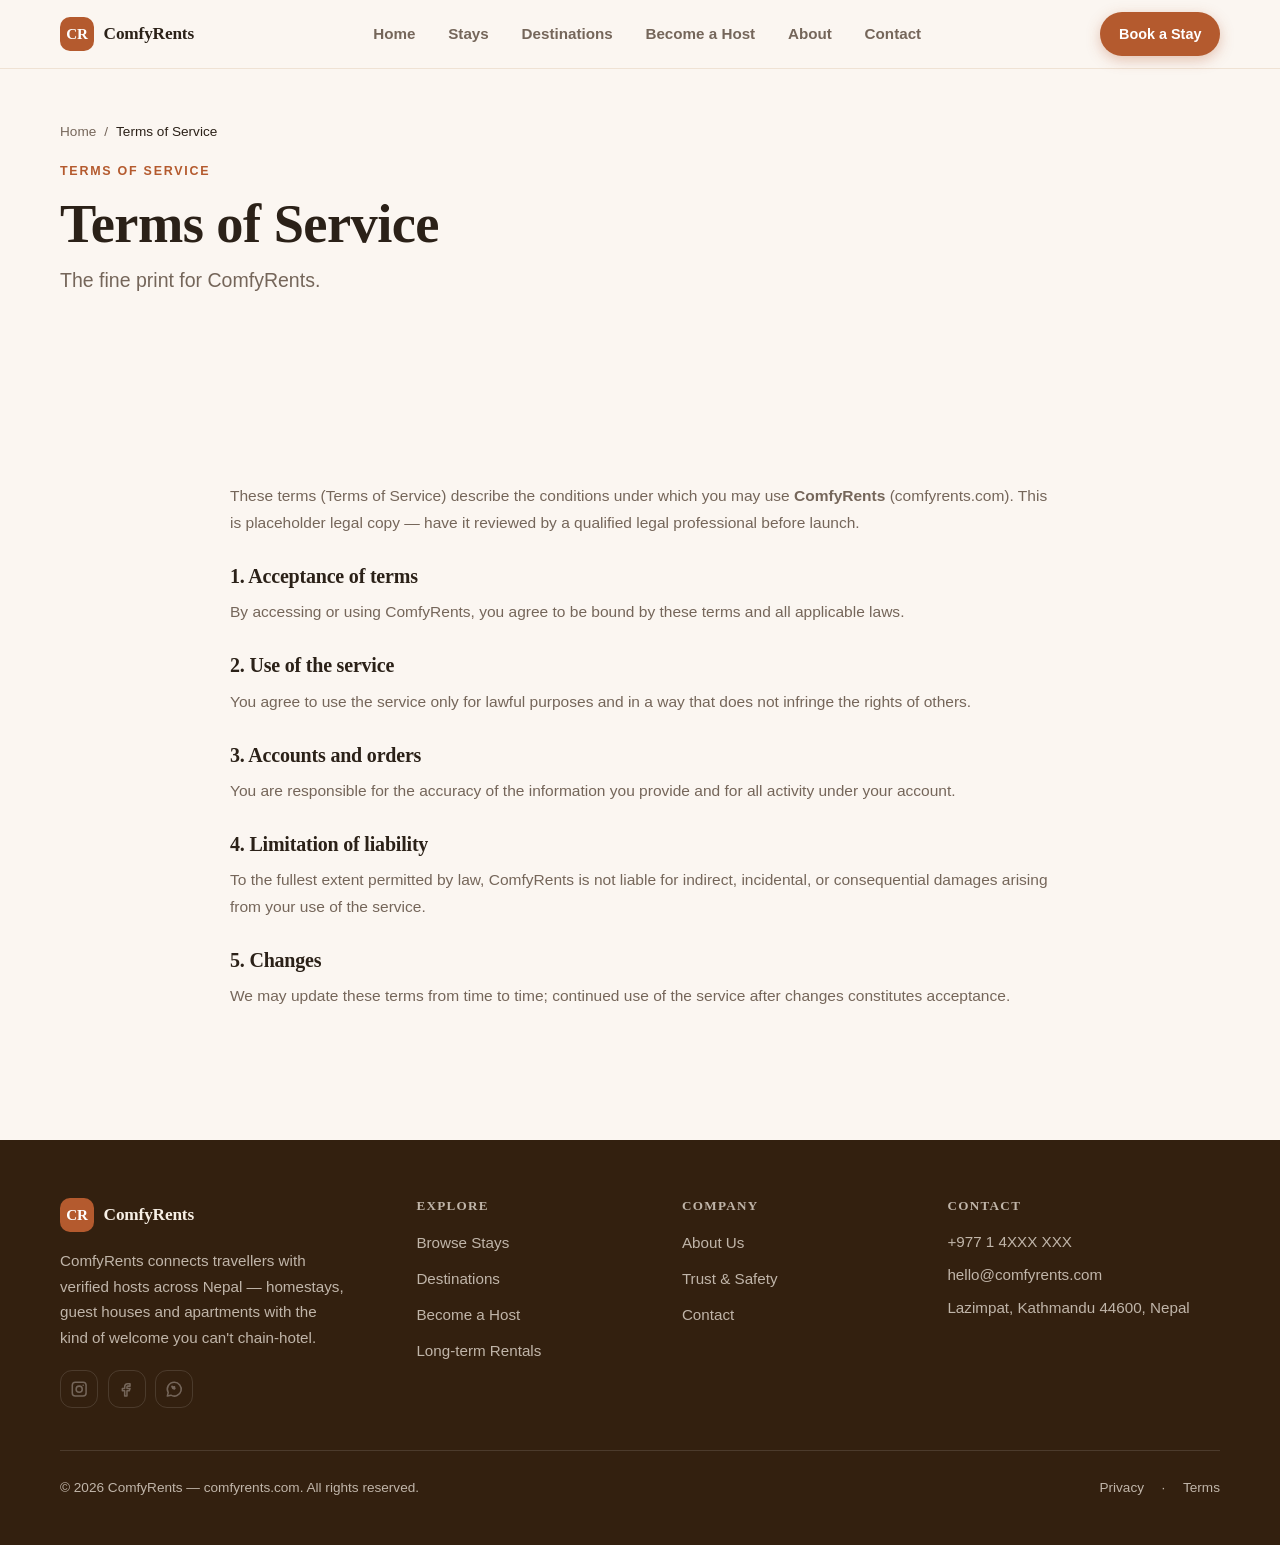
<file: terms.html>
<!DOCTYPE html>
<html lang="en">
<head>
<meta charset="utf-8">
<meta name="viewport" content="width=device-width, initial-scale=1">
<title>Terms of Service — ComfyRents</title>
<meta name="description" content="Terms of Service — ComfyRents">
<meta property="og:title" content="Terms of Service">
<meta property="og:description" content="Terms of Service — ComfyRents">
<meta property="og:type" content="website">
<meta property="og:url" content="https://comfyrents.com/terms.html">
<link rel="icon" href="data:image/svg+xml,%3Csvg%20xmlns%3D'http%3A%2F%2Fwww.w3.org%2F2000%2Fsvg'%20viewBox%3D'0%200%2064%2064'%3E%3Crect%20width%3D'64'%20height%3D'64'%20rx%3D'14'%20fill%3D'%23B45A2E'%2F%3E%3Ctext%20x%3D'32'%20y%3D'42'%20font-family%3D'Arial%2C%20sans-serif'%20font-size%3D'26'%20font-weight%3D'700'%20text-anchor%3D'middle'%20fill%3D'%23FFFFFF'%3ECR%3C%2Ftext%3E%3C%2Fsvg%3E">
<link rel="stylesheet" href="assets/style.css">
<script defer src="assets/main.js"></script>
<script defer src="assets/form.js"></script>
</head>
<body data-site="comfyrents.com" data-page="terms.html">
<!-- CLIENT-COPY: All copy on this page is placeholder. Replace prices, contact details, statistics, and testimonial quotes with client-approved content before launch. -->
<a class="skip-link" href="#main">Skip to content</a>
<header class="site-header" data-header="light">
    <div class="container header-inner">
      <a class="brand" href="index.html"><span class="brand-mark" style="background:#B45A2E;color:#FFFFFF">CR</span><span class="brand-name">ComfyRents</span></a>
      <nav class="main-nav" aria-label="Primary"><ul><li><a href="index.html">Home</a></li><li><a href="stays.html">Stays</a></li><li><a href="destinations.html">Destinations</a></li><li><a href="host.html">Become a Host</a></li><li><a href="about.html">About</a></li><li><a href="contact.html">Contact</a></li></ul></nav>
      <div class="header-actions"><a class="btn btn-primary btn-sm header-cta" href="stays.html">Book a Stay</a><button class="menu-toggle" aria-expanded="false" aria-controls="mobile-menu" aria-label="Open menu"><span class="icon" data-icon="menu" aria-hidden="true"></span></button></div>
    </div>
    <div class="mobile-menu" id="mobile-menu" hidden>
      <ul><li><a href="index.html">Home</a></li><li><a href="stays.html">Stays</a></li><li><a href="destinations.html">Destinations</a></li><li><a href="host.html">Become a Host</a></li><li><a href="about.html">About</a></li><li><a href="contact.html">Contact</a></li></ul>
      <a class="btn btn-primary btn-block" href="stays.html">Book a Stay</a>
    </div>
  </header>
<main id="main">
<section class="hero hero-inner">
    <div class="container hero-grid">
      <div class="hero-copy">
        <nav class="crumbs" aria-label="Breadcrumb"><a href="index.html">Home</a><span aria-hidden="true">/</span><span aria-current="page">Terms of Service</span></nav>
        <p class="kicker">Terms of Service</p>
        <h1>Terms of Service</h1>
        <p class="hero-lede">The fine print for ComfyRents.</p>
        
        
        
      </div>
      
    </div>
  </section>
<section class="sec legal-sec"><div class="container narrow"><p>These terms (Terms of Service) describe the conditions under which you may use <b>ComfyRents</b> (comfyrents.com). This is placeholder legal copy — have it reviewed by a qualified legal professional before launch. <!-- CLIENT-COPY: replace with final, jurisdiction-appropriate Terms of Service --></p>
       <h2>1. Acceptance of terms</h2><p>By accessing or using ComfyRents, you agree to be bound by these terms and all applicable laws.</p>
       <h2>2. Use of the service</h2><p>You agree to use the service only for lawful purposes and in a way that does not infringe the rights of others.</p>
       <h2>3. Accounts and orders</h2><p>You are responsible for the accuracy of the information you provide and for all activity under your account.</p>
       <h2>4. Limitation of liability</h2><p>To the fullest extent permitted by law, ComfyRents is not liable for indirect, incidental, or consequential damages arising from your use of the service.</p>
       <h2>5. Changes</h2><p>We may update these terms from time to time; continued use of the service after changes constitutes acceptance.</p></div></section>

</main>
<footer class="site-footer footer-dark" style="background:#33200F;color:#F7EFE5">
    <div class="container">
      <div class="f-top">
        <div class="f-brand">
          <a class="brand" href="index.html"><span class="brand-mark" style="background:#B45A2E;color:#FFFFFF">CR</span><span class="brand-name">ComfyRents</span></a>
          <p>ComfyRents connects travellers with verified hosts across Nepal — homestays, guest houses and apartments with the kind of welcome you can&#39;t chain-hotel.</p>
          <div class="socials"><a class="social" href="https://instagram.com/comfyrents" aria-label="Instagram"><span class="icon" data-icon="instagram" aria-hidden="true"></span></a><a class="social" href="https://facebook.com/comfyrents" aria-label="Facebook"><span class="icon" data-icon="facebook" aria-hidden="true"></span></a><a class="social" href="https://wa.me/9779800000000" aria-label="Whatsapp"><span class="icon" data-icon="whatsapp" aria-hidden="true"></span></a></div>
        </div>
        <div class="f-col"><h3>Explore</h3><ul><li><a href="stays.html">Browse Stays</a></li><li><a href="destinations.html">Destinations</a></li><li><a href="host.html">Become a Host</a></li><li><a href="stays.html">Long-term Rentals</a></li></ul></div><div class="f-col"><h3>Company</h3><ul><li><a href="about.html">About Us</a></li><li><a href="about.html">Trust &amp; Safety</a></li><li><a href="contact.html">Contact</a></li></ul></div>
        <div class="f-col f-contact"><h3>Contact</h3>
          <p>+977 1 4XXX XXX</p>
          <p>hello@comfyrents.com</p>
          <p>Lazimpat, Kathmandu 44600, Nepal</p>
        </div>
      </div>
      <div class="f-bottom"><p>© 2026 ComfyRents — comfyrents.com. All rights reserved.</p><div class="f-legal"><a href="privacy.html">Privacy</a> · <a href="terms.html">Terms</a></div></div>
    </div>
  </footer>
</body>
</html>
</file>
<file: assets/style.css>
/* ============================================================
   Design System — shared base for all 20 sites
   Theme tokens injected per site at build time ({{tokens}}).
   Style blend: Minimal/Zen restraint + commercial production polish.
   ============================================================ */

/* ---------- tokens ---------- */
:root{
  --bg:#FBF6F1;
  --surface:#FFFFFF;
  --ink:#2B2118;
  --muted:#75665A;
  --line:#EFE2D4;
  --accent:#B45A2E;
  --accent-ink:#FFFFFF;
  --accent-soft:#F8E7D8;
  --on-dark:#33200F;
  --on-dark-ink:#F7EFE5;
  --radius:16px;
  --font-display:Georgia, 'Times New Roman', serif;
  --font-body:-apple-system, BlinkMacSystemFont, 'Segoe UI', Roboto, 'Helvetica Neue', Arial, sans-serif;
  --shadow-1:0 1px 2px rgba(20,18,14,.05),0 4px 14px rgba(20,18,14,.05);
  --shadow-2:0 2px 6px rgba(20,18,14,.06),0 14px 34px rgba(20,18,14,.09);
  --space-section:clamp(4rem,9vw,7.5rem);
}

/* ---------- reset ---------- */
*,*::before,*::after{box-sizing:border-box}
html{scroll-behavior:smooth;-webkit-text-size-adjust:100%}
body{margin:0;background:var(--bg);color:var(--ink);font-family:var(--font-body);font-size:1rem;line-height:1.7;-webkit-font-smoothing:antialiased}
img,svg{display:block;max-width:100%}
h1,h2,h3,h4{font-family:var(--font-display);line-height:1.16;margin:0 0 .55em;letter-spacing:-.01em;text-wrap:balance}
h1{font-size:clamp(2.1rem,4.6vw,3.4rem);font-weight:600}
h2{font-size:clamp(1.55rem,3vw,2.15rem);font-weight:600}
h3{font-size:1.13rem;font-weight:600}
p{margin:0 0 1em}
a{color:inherit;text-decoration:none}
ul,ol{margin:0;padding:0;list-style:none}
b,strong{font-weight:650}
code{font-family:ui-monospace,SFMono-Regular,Consolas,monospace;font-size:.92em;background:var(--accent-soft);padding:.12em .4em;border-radius:6px}
hr{border:0;border-top:1px solid var(--line);margin:2rem 0}

/* ---------- a11y ---------- */
.skip-link{position:absolute;left:-999px;top:0;z-index:200;background:var(--ink);color:var(--bg);padding:.7rem 1.2rem;border-radius:0 0 10px 0}
.skip-link:focus{left:0}
:focus-visible{outline:3px solid var(--accent);outline-offset:2px;border-radius:4px}
@media(prefers-reduced-motion:reduce){*,*::before,*::after{animation:none!important;transition:none!important;scroll-behavior:auto!important}}

/* ---------- layout ---------- */
.container{width:min(1160px,100% - 2.5rem);margin-inline:auto}
.narrow{max-width:820px}
.sec{padding-block:var(--space-section)}
.sec-head{margin-bottom:2.6rem;max-width:640px}
.sec-head.center{margin-inline:auto;text-align:center}
.lede{color:var(--muted);font-size:1.06rem;max-width:60ch}
.kicker{font-size:.78rem;font-weight:700;letter-spacing:.14em;text-transform:uppercase;color:var(--accent);margin:0 0 .7rem}
.grid{display:grid;gap:1.25rem;grid-template-columns:repeat(3,1fr)}
.card{background:var(--surface);border:1px solid var(--line);border-radius:var(--radius);padding:1.6rem;box-shadow:var(--shadow-1);transition:transform .18s ease,box-shadow .18s ease}
.card:hover{transform:translateY(-3px);box-shadow:var(--shadow-2)}

/* ---------- buttons ---------- */
.btn{display:inline-flex;align-items:center;justify-content:center;gap:.5rem;padding:.78rem 1.5rem;border-radius:999px;font-weight:650;font-size:.98rem;border:1.5px solid transparent;cursor:pointer;transition:transform .15s ease,box-shadow .15s ease,background .15s ease,color .15s ease;font-family:var(--font-body)}
.btn-primary{background:var(--accent);color:var(--accent-ink);box-shadow:0 4px 14px color-mix(in srgb,var(--accent) 34%,transparent)}
.btn-primary:hover{transform:translateY(-1px);box-shadow:0 8px 22px color-mix(in srgb,var(--accent) 40%,transparent)}
.btn-ghost{background:transparent;color:var(--ink);border-color:var(--line)}
.btn-ghost:hover{border-color:var(--ink)}
.btn-sm{padding:.55rem 1.1rem;font-size:.9rem}
.btn-block{width:100%}
.btn-row{display:flex;flex-wrap:wrap;gap:.9rem;margin-top:1.6rem}
.icon{display:inline-flex;vertical-align:-.18em;width:1.15em;height:1.15em}
.icon svg{width:100%;height:100%;fill:none;stroke:currentColor;stroke-width:2;stroke-linecap:round;stroke-linejoin:round}

/* ---------- header ---------- */
.site-header{position:sticky;top:0;z-index:100;background:color-mix(in srgb,var(--bg) 86%,transparent);backdrop-filter:blur(12px);border-bottom:1px solid var(--line)}
.site-header.scrolled{box-shadow:0 6px 24px rgba(20,18,14,.06)}
.header-inner{display:flex;align-items:center;justify-content:space-between;gap:1rem;min-height:68px}
.brand{display:inline-flex;align-items:center;gap:.6rem;font-weight:750;font-family:var(--font-display);font-size:1.08rem;letter-spacing:-.01em}
.brand-mark{display:inline-flex;align-items:center;justify-content:center;width:34px;height:34px;border-radius:10px;font-size:.95rem;font-weight:800}
.main-nav ul{display:flex;gap:.35rem;align-items:center}
.main-nav a{display:block;padding:.5rem .85rem;border-radius:999px;font-size:.95rem;font-weight:550;color:var(--muted);transition:color .15s,background .15s}
.main-nav a:hover{color:var(--ink);background:var(--accent-soft)}
.main-nav a[aria-current="page"]{color:var(--accent);background:var(--accent-soft)}
.header-actions{display:flex;align-items:center;gap:.8rem}
.menu-toggle{display:none;width:42px;height:42px;border-radius:12px;border:1px solid var(--line);background:var(--surface);color:var(--ink);cursor:pointer;align-items:center;justify-content:center}
.mobile-menu{display:none}
/* dark header variant */
.site-header[data-header="dark"]{background:color-mix(in srgb,var(--on-dark) 88%,transparent);border-bottom-color:rgba(255,255,255,.08)}
.site-header[data-header="dark"] .main-nav a{color:color-mix(in srgb,var(--on-dark-ink) 78%,transparent)}
.site-header[data-header="dark"] .main-nav a:hover,.site-header[data-header="dark"] .main-nav a[aria-current="page"]{color:var(--on-dark-ink);background:rgba(255,255,255,.1)}
.site-header[data-header="dark"] .menu-toggle{background:rgba(255,255,255,.06);border-color:rgba(255,255,255,.14);color:var(--on-dark-ink)}
/* tinted header variant */
.site-header[data-header="tinted"]{background:color-mix(in srgb,var(--accent-soft) 84%,transparent)}

/* ---------- hero ---------- */
.hero{padding-block:clamp(3.5rem,8vw,6.5rem);overflow:hidden}
.hero-home{background:linear-gradient(180deg,var(--accent-soft) 0%,transparent 78%)}
.hero-grid{display:grid;grid-template-columns:1.05fr .95fr;gap:3rem;align-items:center}
.hero-inner .hero-grid{grid-template-columns:1fr}
.hero-inner{padding-block:3.2rem}
.hero-inner .hero-copy{max-width:760px}
h1{margin-bottom:.5rem}
.hero-lede{font-size:clamp(1.05rem,1.6vw,1.22rem);color:var(--muted);max-width:56ch}
.hero-badges{display:flex;flex-wrap:wrap;gap:.6rem;margin-top:1.4rem}
.hero-badge{display:inline-flex;align-items:center;gap:.4rem;font-size:.85rem;font-weight:600;color:var(--ink);background:var(--surface);border:1px solid var(--line);border-radius:999px;padding:.35rem .9rem}
.hero-badge .icon{color:var(--accent)}
.hero-stats{display:flex;flex-wrap:wrap;gap:2.2rem;margin:2rem 0 0;border-top:1px solid var(--line);padding-top:1.4rem}
.hero-stats dt{font-family:var(--font-display);font-size:1.7rem;font-weight:700;color:var(--accent)}
.hero-stats dd{margin:0;font-size:.85rem;color:var(--muted)}
.crumbs{display:flex;gap:.5rem;font-size:.85rem;color:var(--muted);margin-bottom:1.1rem}
.crumbs a{color:var(--muted)}
.crumbs a:hover{color:var(--accent)}
.crumbs [aria-current="page"]{color:var(--ink)}
.hero-art{position:relative;min-height:360px;display:flex;align-items:center;justify-content:center}

/* ---------- hero art components ---------- */
.art{width:100%;max-width:520px}
.art svg{width:100%;height:auto}
.orb-art{position:relative;aspect-ratio:1;max-width:420px}
.orb{position:absolute;border-radius:50%}
.orb.o1{inset:8% 6% 20% 14%}
.orb.o2{inset:30% 22% 6% 26%}
.orb.o3{inset:34% 8% 26% 40%;border-radius:50%}
.orb-mark{position:absolute;inset:36% 30% 30% 36%;display:flex;align-items:center;justify-content:center;border-radius:26px;box-shadow:var(--shadow-2);font-size:1.6rem;color:var(--accent)}
.geo-art svg{border-radius:var(--radius)}
.map-art svg{border-radius:var(--radius);background:var(--surface);border:1px solid var(--line)}
.wave-art{aspect-ratio:16/10}
.wave-art svg{width:100%;height:100%;border-radius:var(--radius)}
.bubbles-art{position:relative;width:100%;max-width:400px;aspect-ratio:1}
.bubble{position:absolute;background:var(--surface);border:1px solid var(--line);border-radius:16px;padding:.7rem 1rem;display:flex;gap:.55rem;align-items:center;font-size:.85rem;font-weight:600;box-shadow:var(--shadow-2)}
.bubble .icon{color:var(--accent)}
.bubble.b1{top:6%;left:4%;animation:float 5.5s ease-in-out infinite}
.bubble.b2{top:40%;right:0;animation:float 6.5s ease-in-out .6s infinite}
.bubble.b3{bottom:8%;left:18%;animation:float 5s ease-in-out 1.1s infinite}
.bubble-core{position:absolute;inset:26% 22%;display:flex;align-items:center;justify-content:center;background:var(--accent);color:var(--accent-ink);border-radius:34px;font-size:2.4rem;box-shadow:var(--shadow-2)}
@keyframes float{0%,100%{transform:translateY(0)}50%{transform:translateY(-10px)}}
.chart-art{width:100%;max-width:420px}
.chart-card{background:var(--surface);border:1px solid var(--line);border-radius:var(--radius);padding:1.4rem;box-shadow:var(--shadow-2)}
.chart-head{display:flex;gap:.4rem;margin-bottom:1.2rem}
.chart-head span{width:9px;height:9px;border-radius:50%;background:var(--line)}
.chart-head span:first-child{background:var(--accent)}
.chart-bars{display:flex;align-items:flex-end;gap:.5rem;height:170px}
.chart-bars i{flex:1;background:var(--accent-soft);border-radius:6px 6px 0 0;transition:height .4s}
.chart-bars i:nth-child(2n){background:var(--accent);opacity:.85}
.chart-foot{display:flex;justify-content:space-between;align-items:center;margin-top:1.1rem}
.chart-foot span{width:52%;height:8px;border-radius:99px;background:var(--line)}
.chart-foot b{width:16px;height:16px;border-radius:5px}
.phone-art{width:100%;max-width:300px}
.phone{position:relative;background:var(--on-dark);color:var(--on-dark-ink);border-radius:38px;padding:2.4rem 1.4rem 1.6rem;aspect-ratio:9/17;box-shadow:var(--shadow-2);border:6px solid var(--on-dark)}
.phone-notch{position:absolute;top:12px;left:50%;transform:translateX(-50%);width:88px;height:18px;background:rgba(255,255,255,.14);border-radius:99px}
.phone-line{height:9px;border-radius:99px;background:rgba(255,255,255,.22);margin:.7rem 0}
.phone-line.w60{width:60%}.phone-line.w80{width:80%}
.phone-chip{border-radius:12px;height:46px;margin:.6rem 0}
.phone-btn{border-radius:12px;height:40px;margin-top:1rem}
.browser-art{width:100%;max-width:460px}
.browser{background:var(--surface);border:1px solid var(--line);border-radius:14px;box-shadow:var(--shadow-2);overflow:hidden}
.browser-bar{display:flex;align-items:center;gap:.45rem;padding:.75rem 1rem;background:color-mix(in srgb,var(--on-dark) 4%,var(--surface));border-bottom:1px solid var(--line)}
.browser-bar i{width:10px;height:10px;border-radius:50%;background:var(--line)}
.browser-bar i:nth-child(1){background:#e06c5b}.browser-bar i:nth-child(2){background:#e8b83e}.browser-bar i:nth-child(3){background:#5fae6b}
.browser-bar span{flex:1;height:20px;border-radius:8px;background:var(--bg);border:1px solid var(--line);margin-left:.4rem}
.browser-body{padding:1.4rem}
.bb-line{height:11px;border-radius:99px;background:var(--line);margin:.65rem 0}
.bb-line.w70{width:70%}.bb-line.w40{width:40%}
.bb-grid{display:grid;grid-template-columns:1fr 1fr;gap:.7rem;margin:1.1rem 0}
.bb-grid span{height:64px;border-radius:10px}
.bb-btn{height:34px;border-radius:99px;width:45%}
.cards-art{position:relative;width:100%;max-width:380px;aspect-ratio:1.1}
.stack-card{position:absolute;width:62%;aspect-ratio:4/3;border-radius:var(--radius);display:flex;align-items:center;justify-content:center;font-size:2rem;box-shadow:var(--shadow-2)}
.stack-card.c1{left:0;top:6%;transform:rotate(-7deg)}
.stack-card.c2{right:0;top:16%;transform:rotate(5deg)}
.stack-card.c3{left:19%;top:44%;transform:rotate(-2deg)}
.tiles-art{display:grid;grid-template-columns:1fr 1fr;gap:1rem;width:100%;max-width:380px}
.tile{aspect-ratio:1;border-radius:var(--radius);display:flex;align-items:center;justify-content:center;font-size:2rem;box-shadow:var(--shadow-1)}
.pattern-art{position:relative;width:100%;max-width:430px;aspect-ratio:1}
.pat-dots{position:absolute;inset:0;background-size:22px 22px;border-radius:var(--radius)}
.pat-orb{position:absolute;inset:12% 18%;border-radius:50%;filter:blur(2px)}
.pat-card{position:absolute;left:8%;bottom:10%;display:flex;gap:.7rem;align-items:center;padding:.9rem 1.2rem;border-radius:16px;box-shadow:var(--shadow-2);font-weight:650;font-size:.92rem}
.pat-card .icon{color:var(--accent)}
.plate-art{position:relative;width:100%;max-width:400px;aspect-ratio:1;display:flex;align-items:center;justify-content:center}
.plate{width:62%;aspect-ratio:1;border-radius:50%;background:var(--accent-soft);border:2px solid var(--line);display:flex;align-items:center;justify-content:center;color:var(--accent);font-size:3rem;box-shadow:var(--shadow-2)}
.plate-ring{position:absolute;width:78%;aspect-ratio:1;border-radius:50%;border:1.5px dashed var(--accent);opacity:.45}
@media(max-width:900px){
  .hero-grid{grid-template-columns:1fr;gap:2rem}
  .hero-art{min-height:280px}
  .hero-art .art{max-width:420px}
}

/* ---------- footer ---------- */
.site-footer{border-top:1px solid var(--line);padding:3.6rem 0 2rem;background:var(--bg)}
.footer-dark{border-top:0}
.f-top{display:grid;grid-template-columns:1.4fr 1fr 1fr 1.2fr;gap:2.4rem;margin-bottom:2.6rem}
.f-brand p{color:var(--muted);font-size:.95rem;max-width:34ch;margin-top:1rem}
.f-col h3{font-size:.82rem;font-weight:750;letter-spacing:.1em;text-transform:uppercase;color:var(--muted);margin-bottom:1rem}
.f-col ul li{margin-bottom:.55rem}
.f-col a{color:var(--muted);font-size:.95rem}
.f-col a:hover{color:var(--accent)}
.f-contact p{color:var(--muted);font-size:.95rem;margin-bottom:.45rem}
.socials{display:flex;gap:.6rem;margin-top:1.2rem}
.social{width:38px;height:38px;border-radius:12px;border:1px solid var(--line);display:flex;align-items:center;justify-content:center;color:var(--muted);transition:color .15s,border-color .15s}
.social:hover{color:var(--accent);border-color:var(--accent)}
.f-bottom{display:flex;justify-content:space-between;flex-wrap:wrap;gap:.8rem;border-top:1px solid var(--line);padding-top:1.6rem;font-size:.85rem;color:var(--muted)}
.f-legal{display:flex;gap:1.1rem}
.f-legal a:hover{color:var(--accent)}
.footer-dark .f-brand p,.footer-dark .f-col a,.footer-dark .f-contact p,.footer-dark .f-bottom,.footer-dark .f-col h3{color:color-mix(in srgb,var(--on-dark-ink) 72%,transparent)}
.footer-dark .f-bottom,.footer-dark .social{border-color:rgba(255,255,255,.12)}
.footer-dark .f-col a:hover,.footer-dark .f-legal a:hover{color:var(--accent)}

/* ---------- logos ---------- */
.logos-sec{padding-block:2.4rem}
.logos{display:flex;flex-wrap:wrap;gap:2.4rem;justify-content:center;align-items:center;opacity:.55}
.logo-name{font-family:var(--font-display);font-weight:700;font-size:1.05rem;letter-spacing:.02em}

/* ---------- features ---------- */
.feature{text-align:left}
.feature-icon{display:inline-flex;align-items:center;justify-content:center;width:46px;height:46px;border-radius:14px;background:var(--accent-soft);color:var(--accent);font-size:1.25rem;margin-bottom:1rem}
.feature p{color:var(--muted);font-size:.95rem;margin:0}

/* ---------- steps ---------- */
.steps{display:grid;gap:1rem;counter-reset:step}
.step{display:flex;gap:1.2rem;background:var(--surface);border:1px solid var(--line);border-radius:var(--radius);padding:1.4rem 1.6rem;align-items:flex-start}
.step-n{flex:none;width:40px;height:40px;border-radius:50%;background:var(--accent);color:var(--accent-ink);display:flex;align-items:center;justify-content:center;font-weight:750;font-family:var(--font-display)}
.step h3{margin-bottom:.3rem}
.step p{color:var(--muted);font-size:.95rem;margin:0}

/* ---------- process ---------- */
.process{display:grid;grid-template-columns:1fr 1fr;gap:1.25rem;position:relative}
.process li{background:var(--surface);border:1px solid var(--line);border-radius:var(--radius);padding:1.5rem;box-shadow:var(--shadow-1)}
.process li::before{content:"";display:block;width:34px;height:3px;background:var(--accent);border-radius:99px;margin-bottom:1rem}
.process p{color:var(--muted);font-size:.95rem;margin:0}

/* ---------- pricing ---------- */
.pricing{align-items:stretch}
.price{padding:1.9rem;display:flex;flex-direction:column}
.price h3{font-size:.95rem;letter-spacing:.06em;text-transform:uppercase;color:var(--muted)}
.price-num{font-family:var(--font-display);font-size:2.3rem;font-weight:700;margin:.4rem 0 1.1rem}
.price-num span{font-size:.95rem;color:var(--muted);font-weight:500;font-family:var(--font-body)}
.price ul{margin:0 0 1.4rem;display:grid;gap:.6rem}
.price li{display:flex;gap:.55rem;align-items:flex-start;font-size:.93rem}
.price li .icon{color:var(--accent);margin-top:.18em}
.price .btn{margin-top:auto}
.price-hot{border:1.5px solid var(--accent);box-shadow:0 10px 30px color-mix(in srgb,var(--accent) 16%,transparent)}

/* ---------- testimonials ---------- */
.testi blockquote{margin:0 0 1.1rem;font-size:1rem;color:var(--ink)}
.testi figcaption{display:flex;flex-direction:column;gap:.1rem;border-top:1px solid var(--line);padding-top:1rem}
.testi figcaption b{font-size:.93rem}
.testi figcaption span{color:var(--muted);font-size:.83rem}
.testi{position:relative}
.testi::before{content:"“";position:absolute;top:.2rem;right:1.2rem;font-family:var(--font-display);font-size:4rem;line-height:1;color:var(--accent-soft)}

/* ---------- faq ---------- */
.faq{display:grid;gap:.8rem}
.faq-item{background:var(--surface);border:1px solid var(--line);border-radius:var(--radius);overflow:hidden}
.faq-item summary{cursor:pointer;padding:1.1rem 1.4rem;font-weight:650;list-style:none;display:flex;justify-content:space-between;align-items:center;gap:1rem}
.faq-item summary::-webkit-details-marker{display:none}
.faq-item summary::after{content:"+";font-size:1.3rem;color:var(--accent);flex:none;transition:transform .2s}
.faq-item[open] summary::after{transform:rotate(45deg)}
.faq-item p{padding:0 1.4rem 1.2rem;color:var(--muted);font-size:.95rem;margin:0}

/* ---------- stats band ---------- */
.stats-sec{border-block:1px solid transparent}
.stats{display:grid;grid-template-columns:repeat(4,1fr);gap:1.5rem;margin:0;text-align:center}
.stats dt{font-family:var(--font-display);font-size:clamp(1.8rem,3.4vw,2.6rem);font-weight:700}
.stats dd{margin:.2rem 0 0;color:color-mix(in srgb,var(--on-dark-ink) 72%,transparent);font-size:.92rem}

/* ---------- split ---------- */
.split{display:grid;grid-template-columns:1.05fr .95fr;gap:3rem;align-items:center}
.split-copy .lede{font-size:1.05rem}
.tick-list{display:grid;gap:.7rem;margin-top:1.2rem}
.tick-list li{display:flex;gap:.6rem;align-items:flex-start;font-size:.98rem}
.tick-list .icon{color:var(--accent);margin-top:.2em}
.split-art{display:flex;justify-content:center}

/* ---------- gallery ---------- */
.gal{padding:0;overflow:hidden;display:flex;flex-direction:column}
.gal-vis{height:150px;display:flex;align-items:center;justify-content:center;color:color-mix(in srgb,var(--on-dark-ink) 80%,transparent);font-size:2.2rem}
.gal-body{padding:1.3rem 1.5rem 1.5rem}
.gal-body h3{margin-bottom:.35rem}
.gal-body p{color:var(--muted);font-size:.92rem;margin:0}
.tag{display:inline-block;font-size:.72rem;font-weight:750;letter-spacing:.08em;text-transform:uppercase;color:var(--accent);background:var(--accent-soft);border-radius:99px;padding:.22rem .7rem;margin-bottom:.7rem}

/* ---------- categories ---------- */
.cat{display:flex;gap:1rem;align-items:center;justify-content:space-between;padding:1.2rem 1.4rem;cursor:pointer}
.cat-icon{flex:none;width:48px;height:48px;border-radius:14px;background:var(--accent-soft);color:var(--accent);display:flex;align-items:center;justify-content:center;font-size:1.3rem}
.cat h3{font-size:1.02rem;margin:0 0 .1rem}
.cat p{color:var(--muted);font-size:.85rem;margin:0}
.cat>div{flex:1}
.cat>.icon{color:var(--muted);transition:transform .15s}
.cat:hover>.icon{transform:translate(2px,-2px);color:var(--accent)}

/* ---------- cta band ---------- */
.cta-sec{border-block:1px solid rgba(255,255,255,.08)}
.cta-inner{display:flex;justify-content:space-between;align-items:center;gap:2rem;flex-wrap:wrap}
.cta-inner h2{margin:0 0 .3rem}
.cta-inner p{color:color-mix(in srgb,var(--on-dark-ink) 74%,transparent);margin:0;max-width:52ch}

/* ---------- comparison ---------- */
.table-wrap{overflow-x:auto;border:1px solid var(--line);border-radius:var(--radius);background:var(--surface)}
table{width:100%;border-collapse:collapse;font-size:.95rem;min-width:560px}
th,td{text-align:left;padding:.95rem 1.2rem;border-bottom:1px solid var(--line)}
thead th{background:var(--bg);font-size:.8rem;letter-spacing:.08em;text-transform:uppercase;color:var(--muted)}
tbody tr:last-child th,tbody tr:last-child td{border-bottom:0}
th[scope="row"]{font-weight:650}
.us-col{color:var(--accent);font-weight:600}
.us-col .icon{vertical-align:-.16em}
.cmp .us-col{background:color-mix(in srgb,var(--accent-soft) 60%,transparent)}
.cmp .us-col span{color:var(--ink)}

/* ---------- blog ---------- */
.post .tag{margin-top:.4rem}
.post h3 a:hover{color:var(--accent)}
.post p{color:var(--muted);font-size:.94rem}
.more{display:inline-flex;align-items:center;gap:.4rem;font-weight:650;font-size:.9rem;color:var(--accent)}
.more .icon{transition:transform .15s}
.more:hover .icon{transform:translateX(3px)}

/* ---------- contact list ---------- */
.contact-list{display:grid;gap:1rem;margin-top:1.4rem}
.contact-list li{display:flex;gap:.9rem;align-items:flex-start}
.contact-list .icon{flex:none;width:42px;height:42px;border-radius:12px;background:var(--accent-soft);color:var(--accent);display:flex;align-items:center;justify-content:center;width:auto;height:auto;padding:.7rem;margin-top:0}
.contact-list b{display:block;font-size:.95rem}
.contact-list span{color:var(--muted);font-size:.92rem}

/* ---------- forms ---------- */
.form-sec{padding-top:0}
.form-card{padding:2rem;box-shadow:var(--shadow-2)}
.form-card h3{font-family:var(--font-display);font-size:1.35rem}
.form-lede{color:var(--muted);font-size:.95rem}
form{display:grid;gap:1.05rem;margin-top:1.3rem}
.field{display:grid;gap:.4rem}
.field label{font-size:.9rem;font-weight:650}
.req{color:var(--accent)}
.field input,.field textarea,.field select{width:100%;padding:.8rem 1rem;border:1.5px solid var(--line);border-radius:12px;background:var(--bg);color:var(--ink);font-family:var(--font-body);font-size:.97rem;transition:border-color .15s,box-shadow .15s}
.field input:focus,.field textarea:focus,.field select:focus{outline:none;border-color:var(--accent);box-shadow:0 0 0 3px color-mix(in srgb,var(--accent) 18%,transparent)}
.field input[aria-invalid="true"],.field textarea[aria-invalid="true"],.field select[aria-invalid="true"]{border-color:#c0392b}
.field-error{color:#c0392b;font-size:.84rem;margin:0}
.form-note{font-size:.82rem;color:var(--muted);margin:0;text-align:center}
.form-done,.form-fail{text-align:center;padding:1.6rem .4rem;display:grid;justify-items:center;gap:.5rem}
.done-icon{width:56px;height:56px;border-radius:50%;background:var(--accent-soft);color:var(--accent);display:flex;align-items:center;justify-content:center;font-size:1.5rem}
.form-done h4,.form-fail h4{margin:0}
.form-done p,.form-fail p{color:var(--muted);font-size:.92rem;max-width:42ch;margin:0}
.form-fail{color:#c0392b}
.form-fail p{color:#c0392b}

/* ---------- legal ---------- */
.legal-sec h2{font-size:1.25rem;margin-top:1.8rem}
.legal-sec p{color:var(--muted);font-size:.97rem}

/* ---------- 404 ---------- */
.hero-404{text-align:center}
.hero-404 .btn-row{justify-content:center}

/* ---------- responsive ---------- */
@media(max-width:1024px){
  .grid{grid-template-columns:repeat(2,1fr)}
  .f-top{grid-template-columns:1fr 1fr}
  .stats{grid-template-columns:repeat(2,1fr)}
  .split{grid-template-columns:1fr;gap:2rem}
}
@media(max-width:820px){
  .main-nav{display:none}
  .menu-toggle{display:inline-flex}
  .header-cta{display:none}
  .mobile-menu{position:fixed;inset:68px 0 auto 0;background:var(--bg);border-bottom:1px solid var(--line);padding:1rem 1.25rem 1.5rem;box-shadow:var(--shadow-2);z-index:99}
  .mobile-menu[hidden]{display:none}
  .mobile-menu ul{display:grid;gap:.2rem}
  .mobile-menu a{display:block;padding:.8rem 1rem;border-radius:12px;font-weight:600;font-size:1.02rem}
  .mobile-menu a:hover,.mobile-menu a[aria-current="page"]{background:var(--accent-soft);color:var(--accent)}
  .mobile-menu .btn{margin-top:1rem}
}
@media(max-width:560px){
  .grid{grid-template-columns:1fr}
  .stats{grid-template-columns:1fr 1fr;gap:1.1rem}
  .process{grid-template-columns:1fr}
  .f-top{grid-template-columns:1fr;gap:1.8rem}
  .f-bottom{flex-direction:column}
  .steps{grid-template-columns:1fr}
  .cta-inner{flex-direction:column;align-items:flex-start}
}

/* ---------- per-site flavor (/* trusted-host badge motif */
.hero-home{background:linear-gradient(180deg,#F8E7D8 0%,transparent 80%)}
.gal-vis{border-radius:16px 16px 0 0}
.cats .cat{background:#fff}
.hero-badge{background:#fff}
.logos-sec .logo-name{color:#9A8777}
.host-cta{background:linear-gradient(135deg,#F8E7D8,#FBF6F1)}) ---------- */
/* trusted-host badge motif */
.hero-home{background:linear-gradient(180deg,#F8E7D8 0%,transparent 80%)}
.gal-vis{border-radius:16px 16px 0 0}
.cats .cat{background:#fff}
.hero-badge{background:#fff}
.logos-sec .logo-name{color:#9A8777}
.host-cta{background:linear-gradient(135deg,#F8E7D8,#FBF6F1)}
</file>
